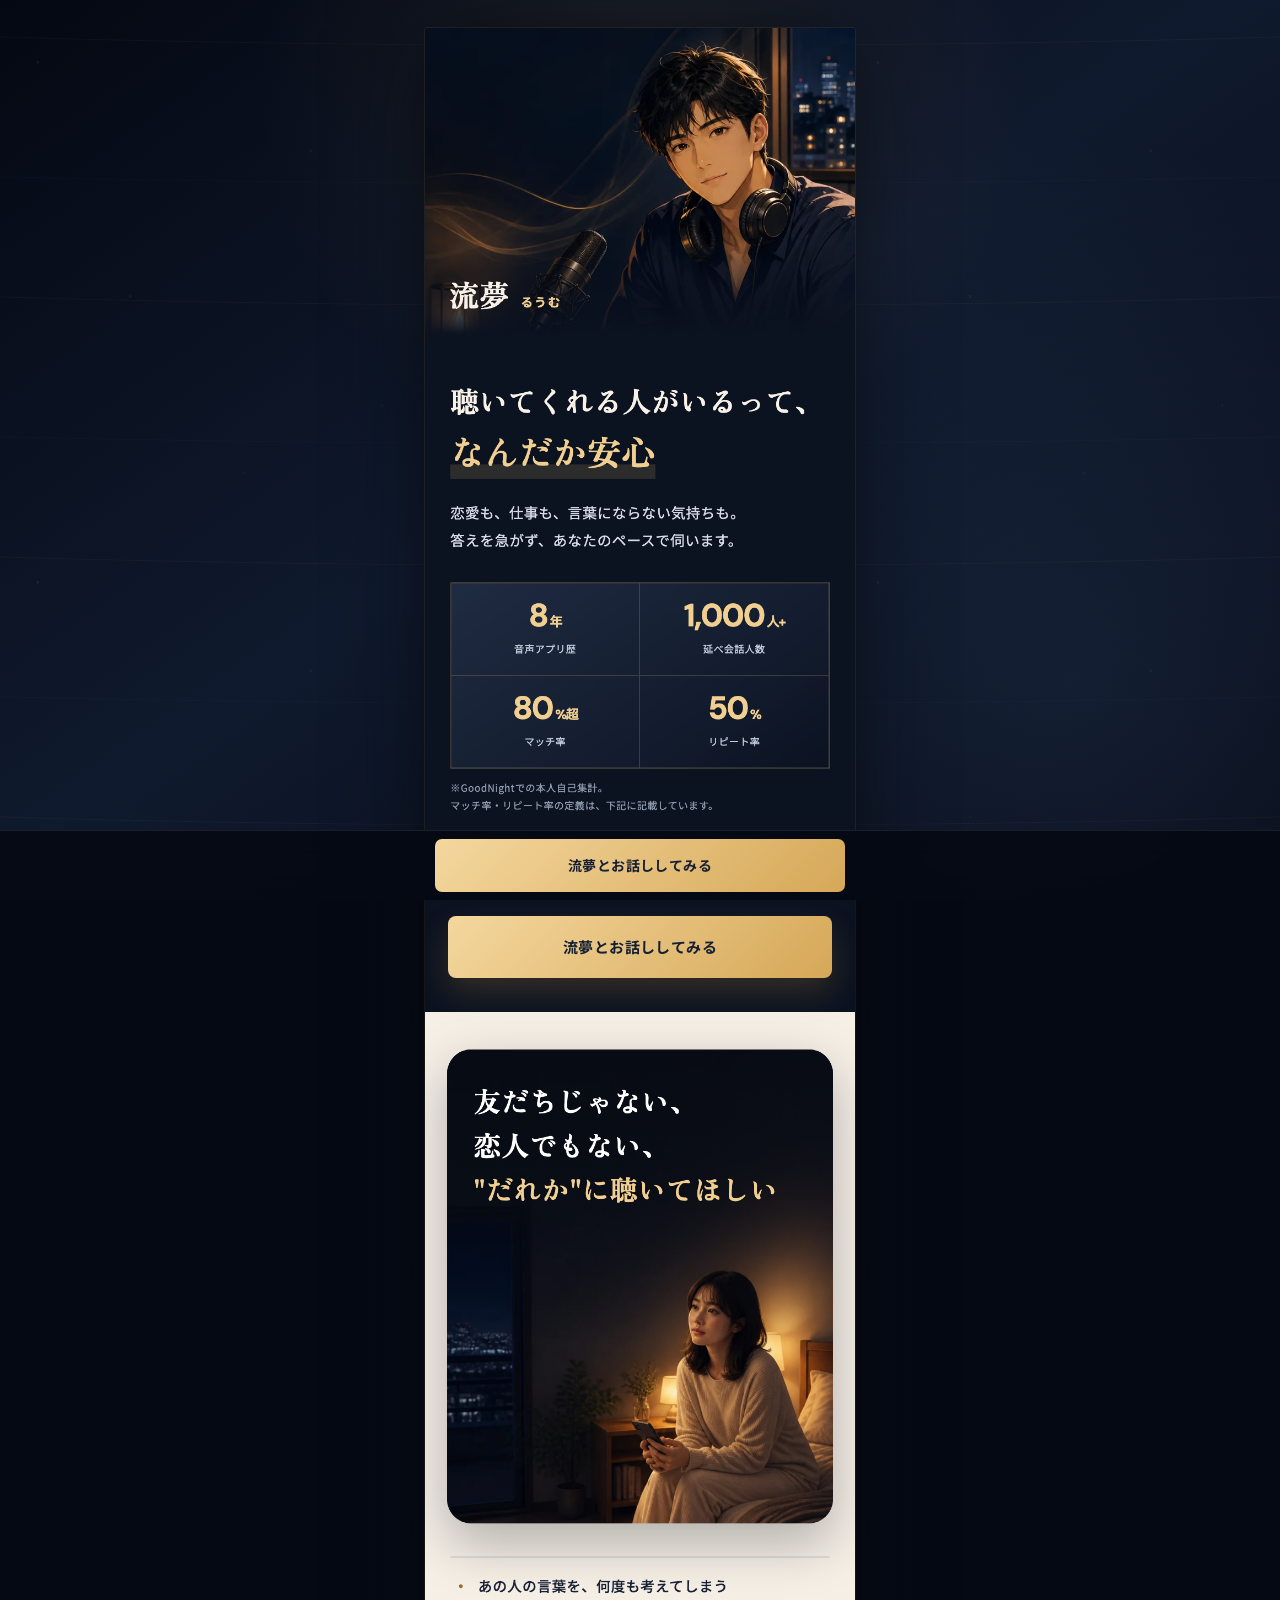
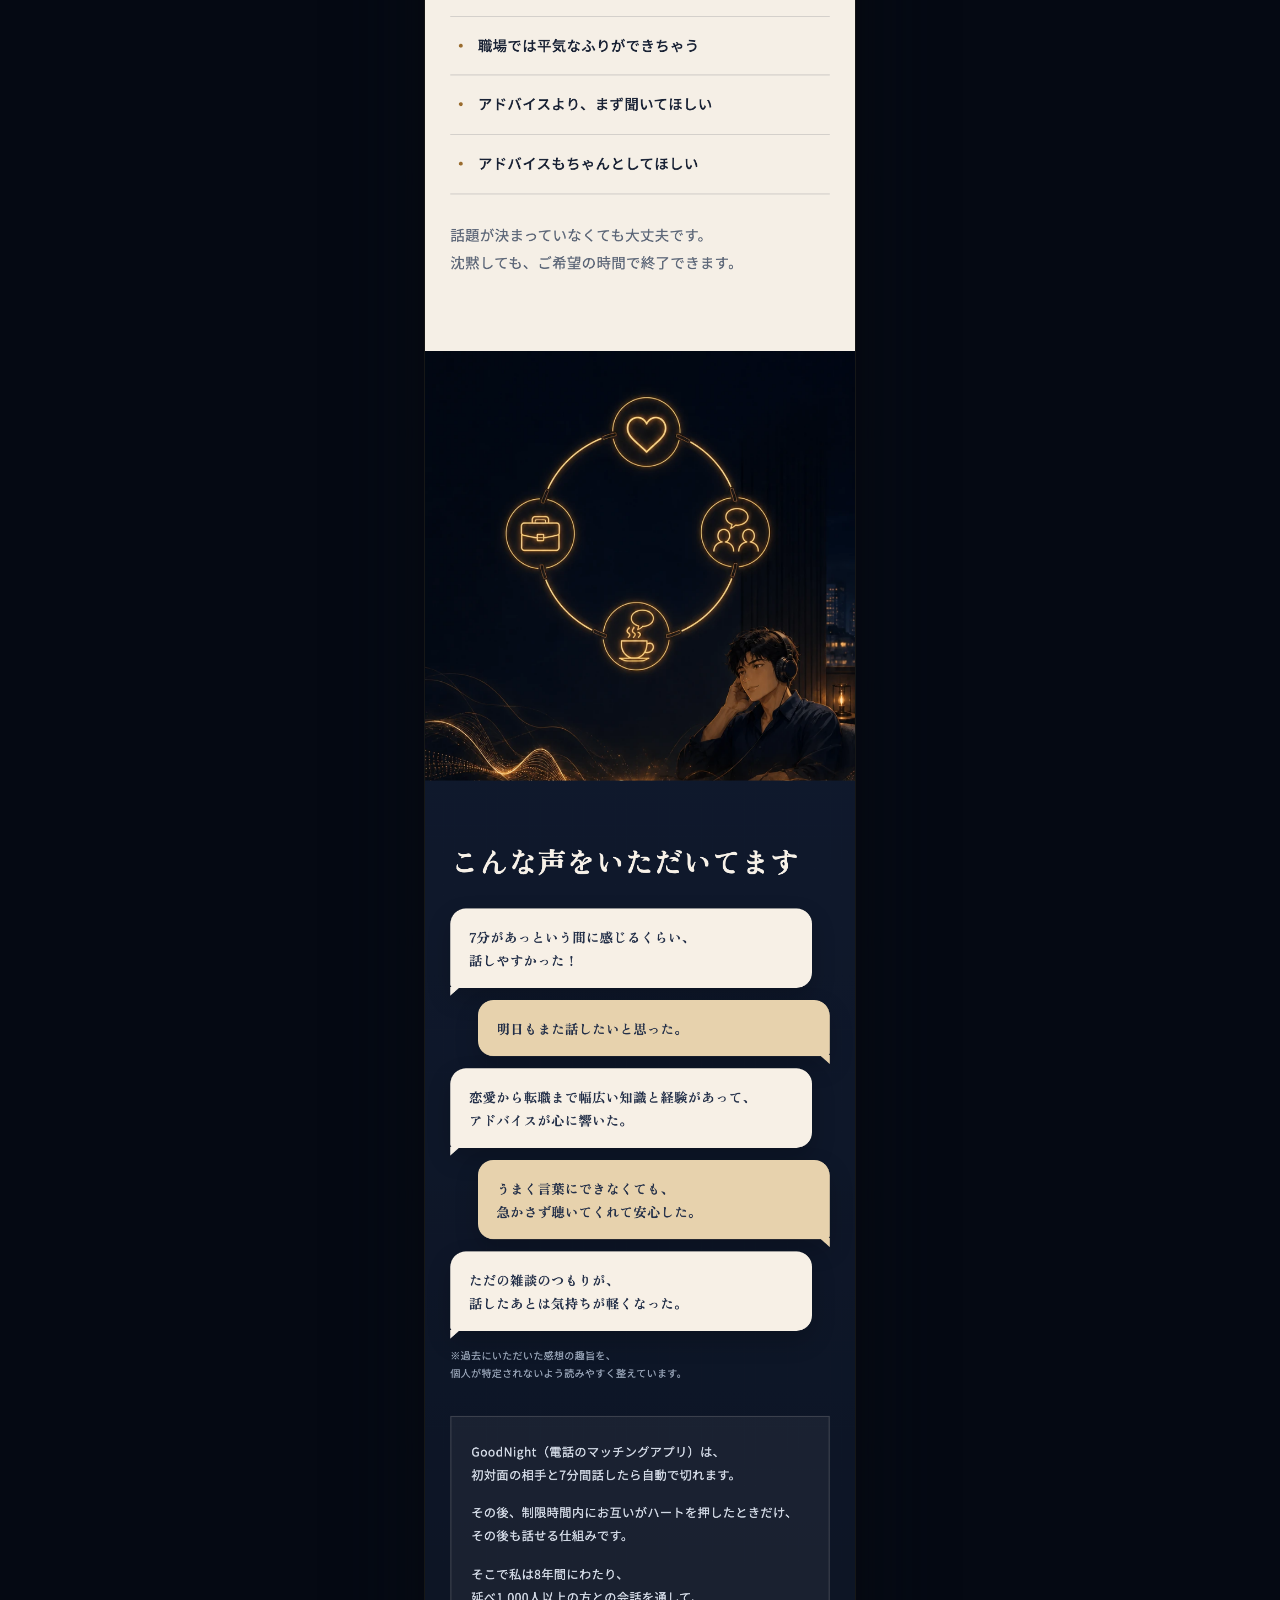
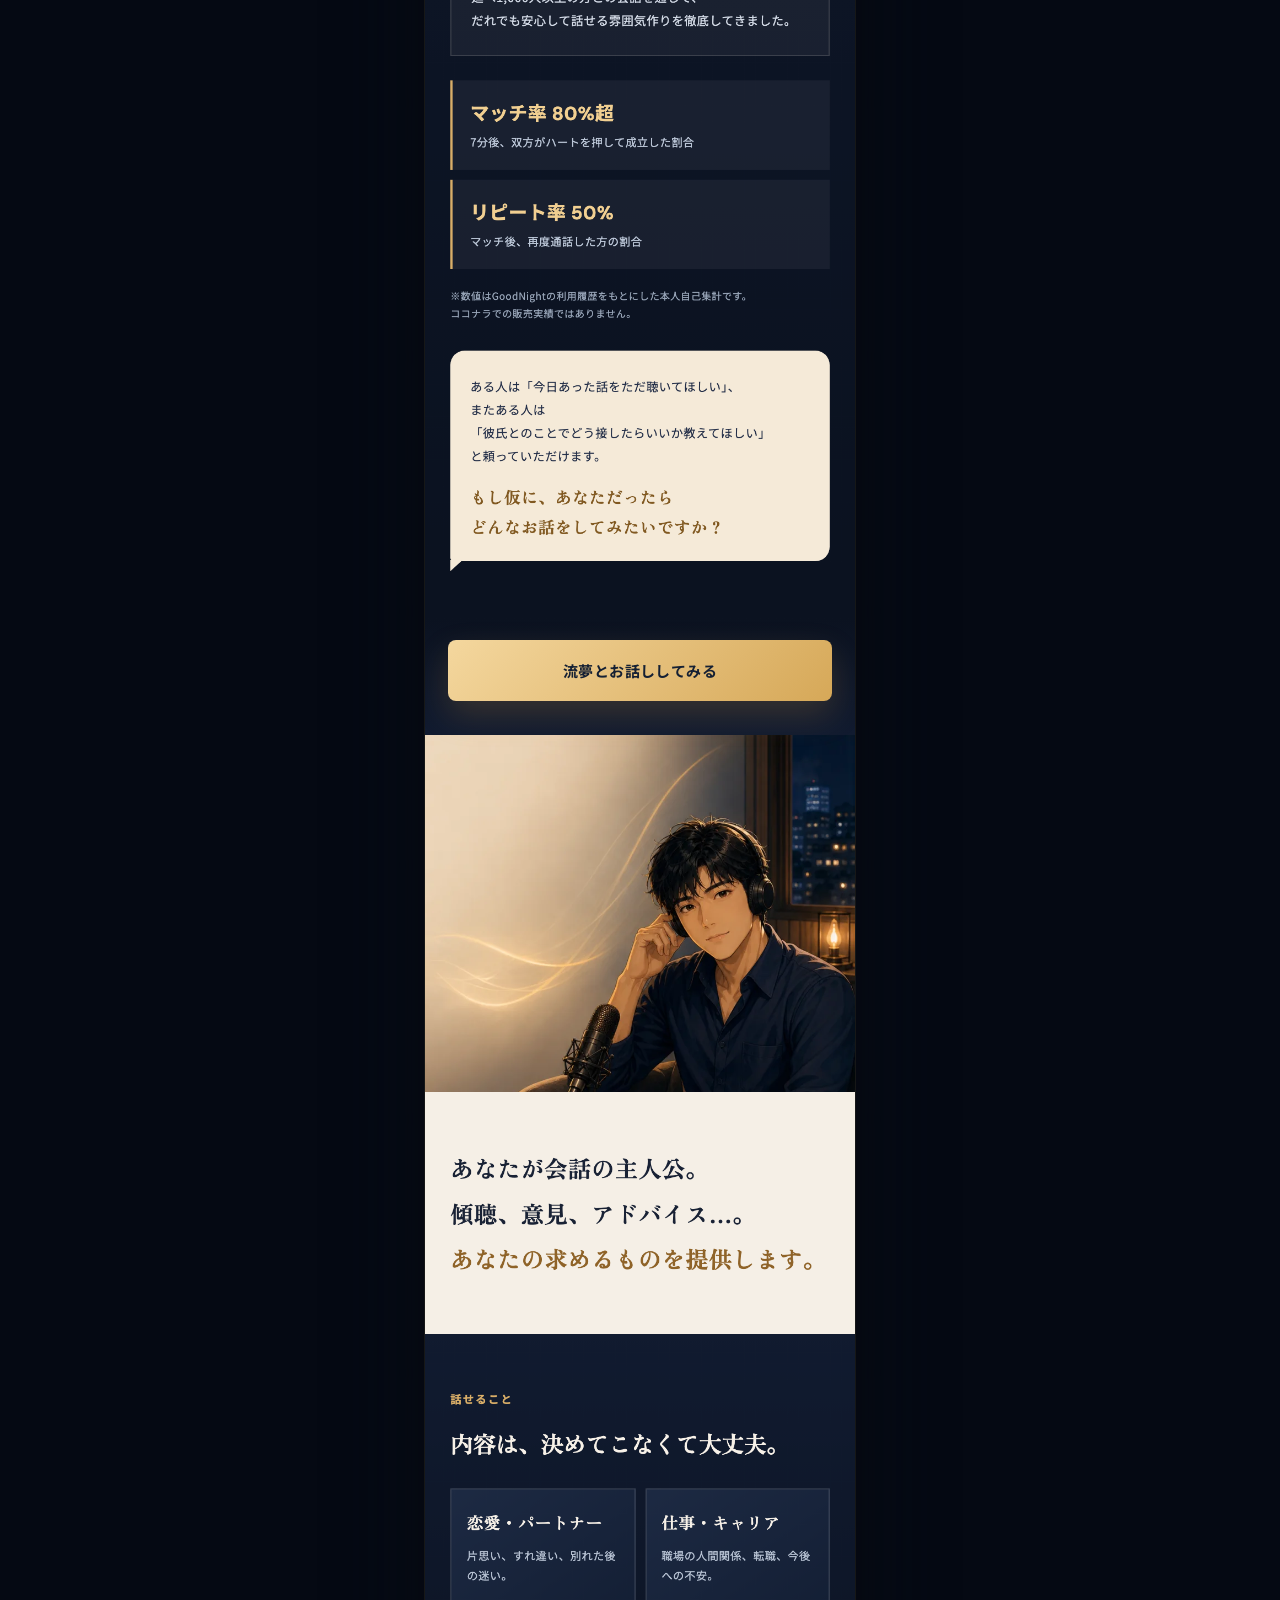
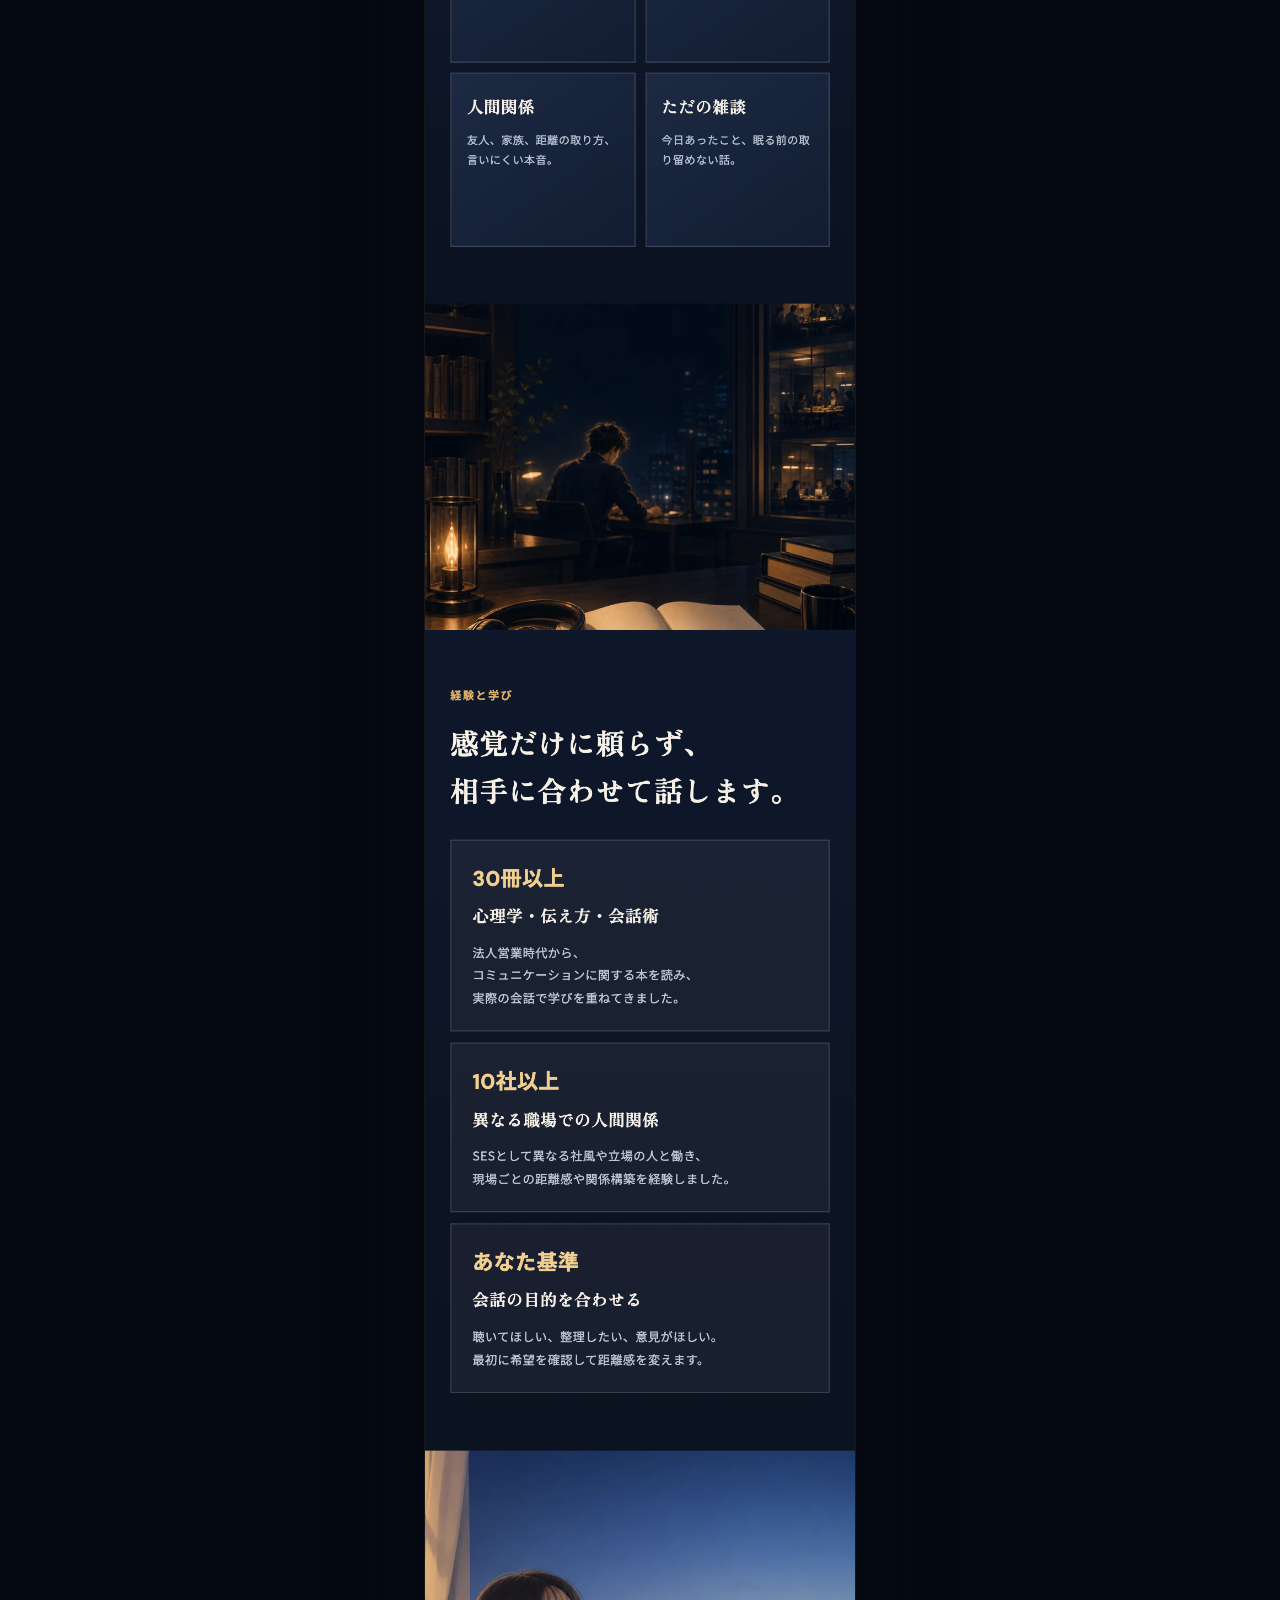
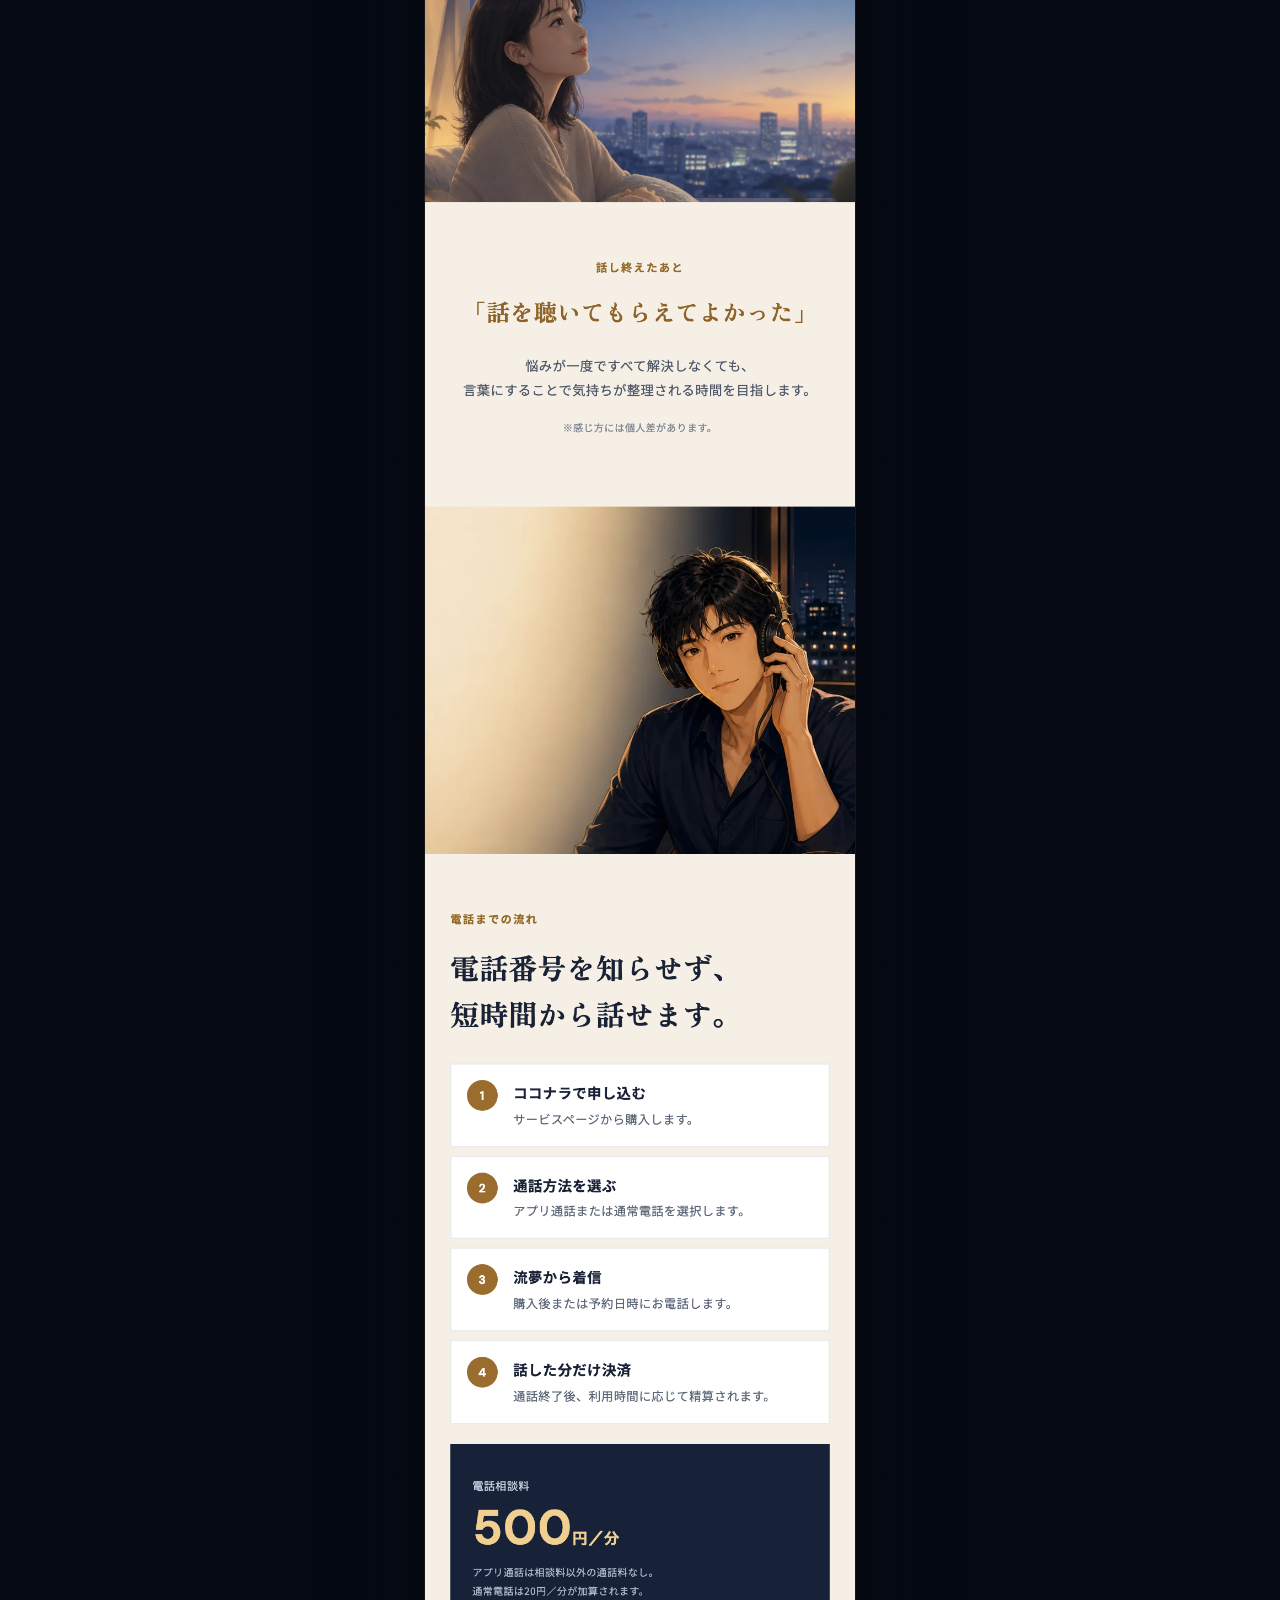
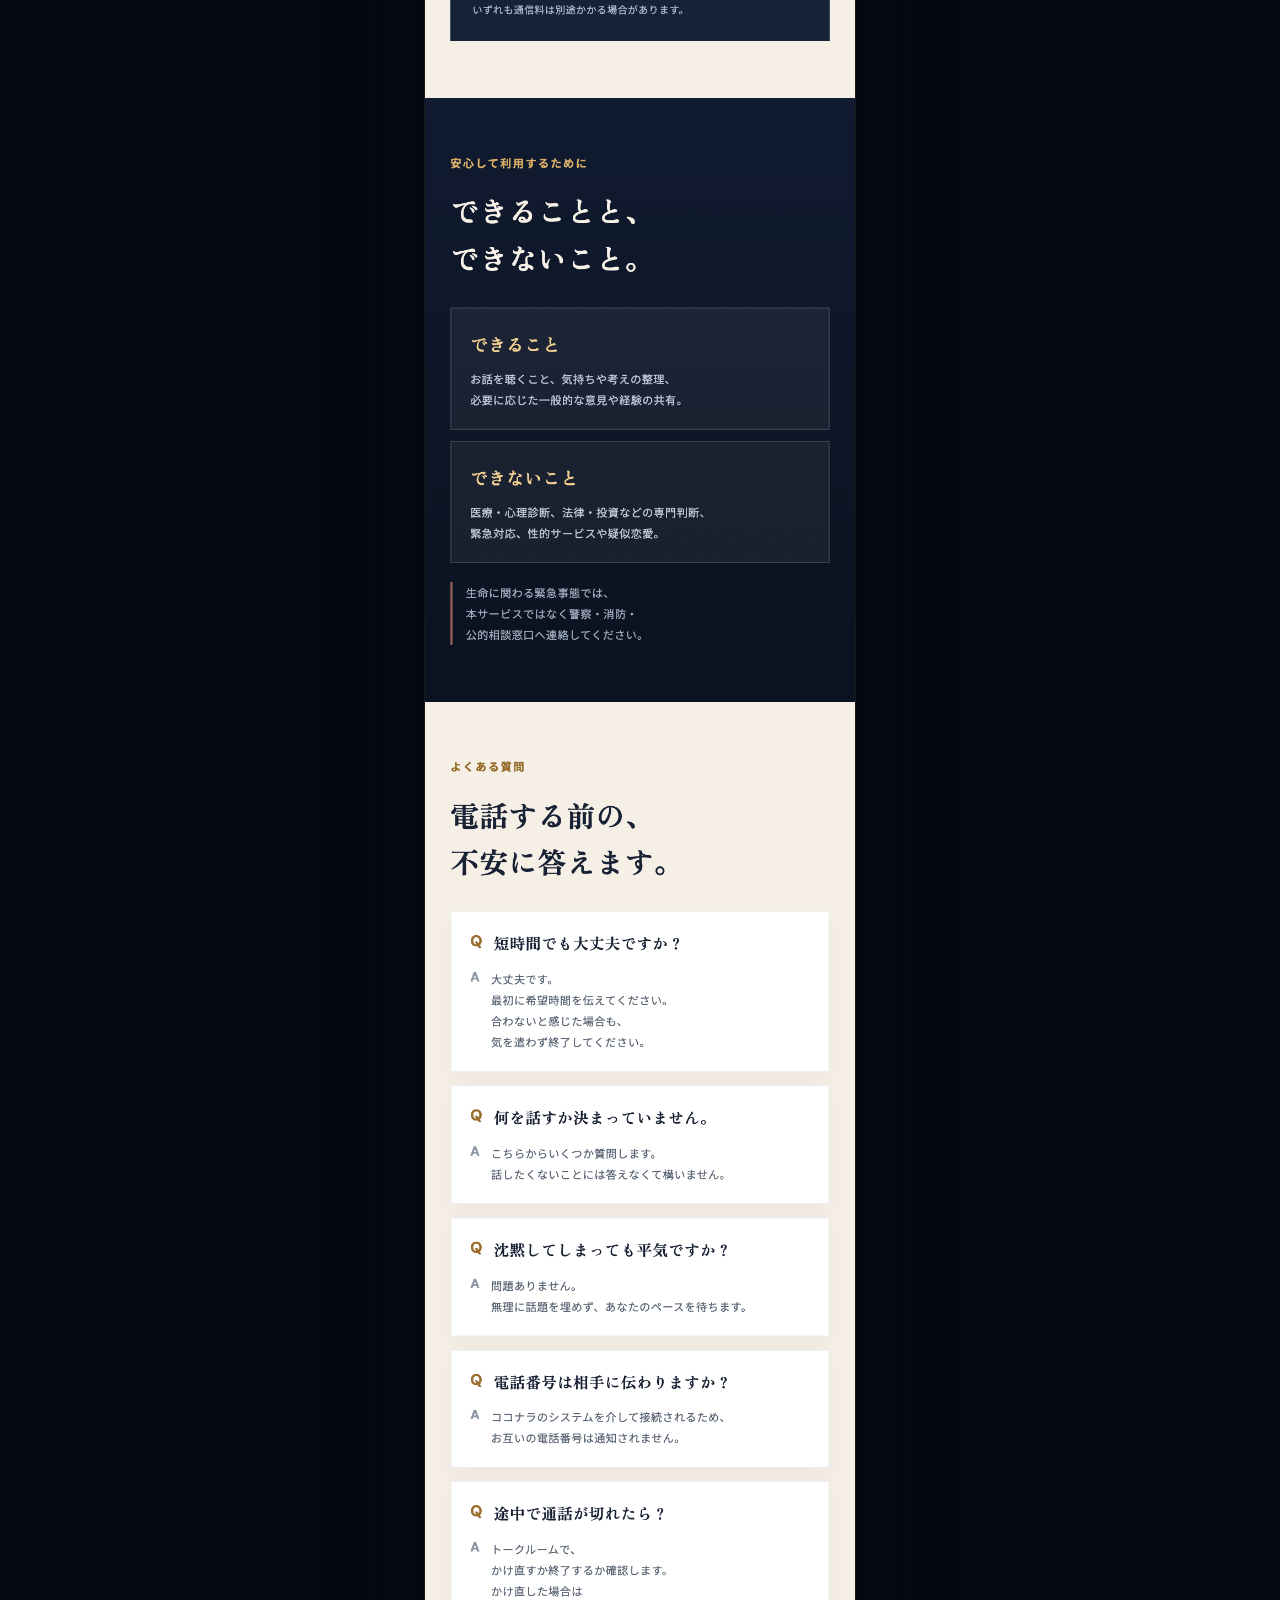
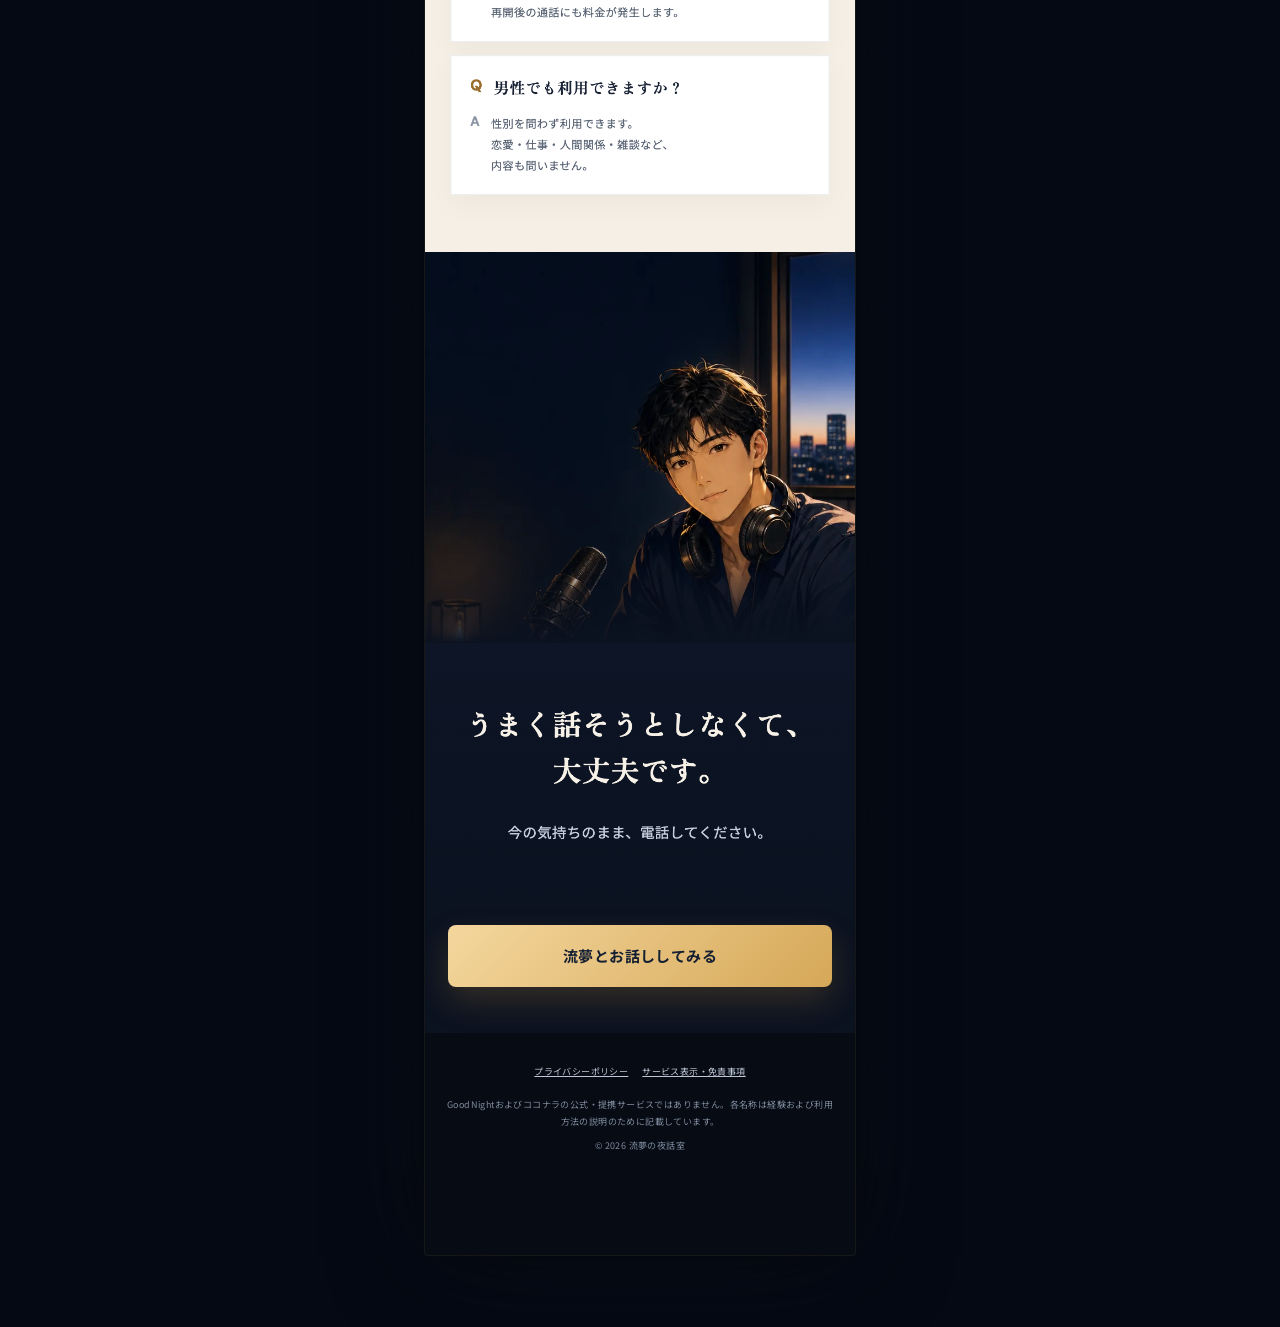
<file: index.html>
<!doctype html>
<html lang="ja">
<head>
  <meta charset="utf-8">
  <meta name="viewport" content="width=device-width,initial-scale=1,viewport-fit=cover">
  <meta name="description" content="恋愛、仕事、人間関係、眠れない夜の雑談まで。8年間で延べ1,000人以上と話してきた流夢が、ココナラの電話相談でお話を伺います。">
  <meta name="theme-color" content="#0b1220">
  <title>流夢の夜話室｜聴いてくれる人がいるって、なんだか安心</title>
  <link rel="icon" href="assets/profile-icon-v2.png" type="image/png">
  <link rel="preconnect" href="https://fonts.googleapis.com">
  <link rel="preconnect" href="https://fonts.gstatic.com" crossorigin>
  <link href="https://fonts.googleapis.com/css2?family=Noto+Sans+JP:wght@500;700&amp;display=swap" rel="stylesheet">
  <link rel="stylesheet" href="style.css">
</head>
<body class="flat-page">
  <div class="page-shell">
    <main>
      <img class="flat-slice" src="assets/lp-flat/01-hero.png" alt="流夢の電話相談。聴いてくれる人がいるって、なんだか安心。GoodNight利用8年、延べ1,000人以上、マッチ率80%超、リピート率50%。" width="780" height="1568">
      <div class="flat-cta hero-cta"><a class="cta" href="https://coconala.com/services/4327249" target="_blank" rel="nofollow noopener noreferrer">流夢とお話ししてみる</a></div>

      <img class="flat-slice" src="assets/lp-flat/02-empathy.png" alt="友だちじゃない、恋人でもない、だれかに聴いてほしい。恋愛、仕事、傾聴、アドバイスについて話せます。" width="780" height="1704" loading="lazy">
      <img class="flat-slice" src="assets/lp-flat/03-proof.png" alt="これまでにいただいた感想と、GoodNightで8年間に延べ1,000人以上と会話してきた流夢の実績。" width="780" height="3386" loading="lazy">
      <div class="flat-cta proof-cta"><a class="cta" href="https://coconala.com/services/4327249" target="_blank" rel="nofollow noopener noreferrer">流夢とお話ししてみる</a></div>

      <img class="flat-slice" src="assets/lp-flat/04-promise.png" alt="あなたが会話の主人公。傾聴、意見、アドバイスなど、求めるものに合わせて話します。" width="780" height="1086" loading="lazy">
      <img class="flat-slice" src="assets/lp-flat/05-topics.png" alt="内容は決めてこなくて大丈夫。恋愛、仕事、人間関係、雑談について話せます。" width="780" height="1032" loading="lazy">
      <img class="flat-slice" src="assets/lp-flat/06-experience.png" alt="心理学、伝え方、会話術を30冊以上学び、10社以上の職場を経験しています。" width="780" height="2080" loading="lazy">
      <img class="flat-slice" src="assets/lp-flat/07-after-call.png" alt="話を聴いてもらえてよかったと思える、気持ちを整理する時間を目指します。" width="780" height="1190" loading="lazy">
      <img class="flat-slice" src="assets/lp-flat/08-steps.png" alt="ココナラで申し込み、通話方法を選び、流夢から着信し、話した時間に応じて決済されます。電話相談料は1分500円です。" width="780" height="2162" loading="lazy">
      <img class="flat-slice" src="assets/lp-flat/09-boundaries.png" alt="電話相談でできることとできないこと、緊急時の注意事項。" width="780" height="1096" loading="lazy">
      <img class="flat-slice" src="assets/lp-flat/10-faq.png" alt="短時間利用、話題、沈黙、電話番号、通話切断、男性の利用についてのよくある質問。" width="780" height="2086" loading="lazy">
      <img class="flat-slice" src="assets/lp-flat/11-final.png" alt="うまく話そうとしなくて大丈夫です。今の気持ちのまま電話してください。" width="780" height="1222" loading="lazy">
      <div class="flat-cta final-cta"><a class="cta" href="https://coconala.com/services/4327249" target="_blank" rel="nofollow noopener noreferrer">流夢とお話ししてみる</a></div>
    </main>

    <footer>
      <nav><a href="privacy.html">プライバシーポリシー</a><a href="disclosure.html">サービス表示・免責事項</a></nav>
      <p>GoodNightおよびココナラの公式・提携サービスではありません。各名称は経験および利用方法の説明のために記載しています。</p>
      <p>© 2026 流夢の夜話室</p>
    </footer>
  </div>
  <div class="sticky-cta"><a href="https://coconala.com/services/4327249" target="_blank" rel="nofollow noopener noreferrer">流夢とお話ししてみる</a></div>
</body>
</html>
</file>
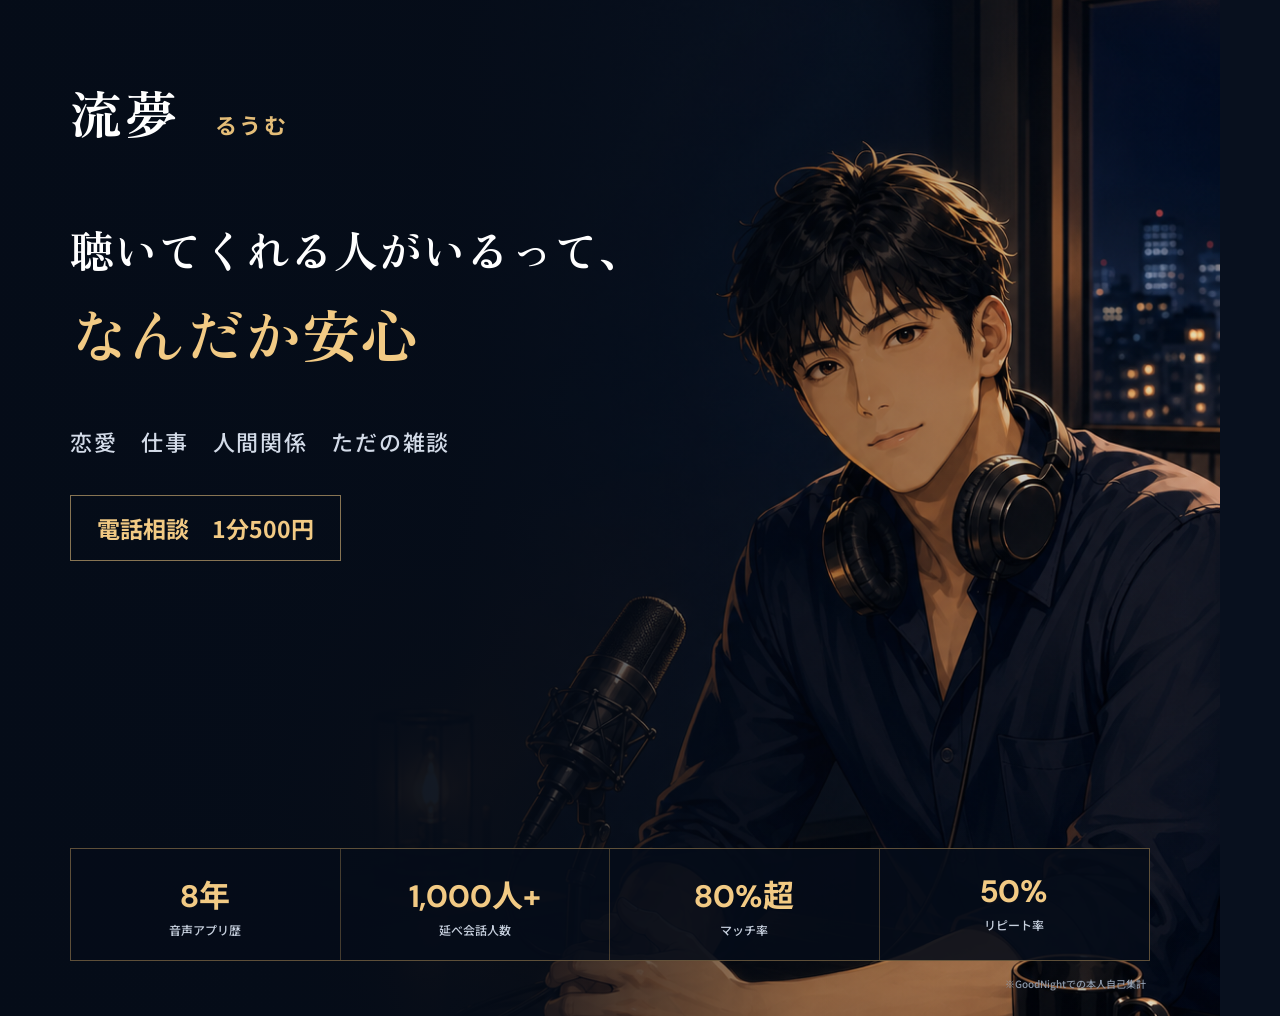
<file: coconala-card.html>
<!doctype html>
<html lang="ja">
<head>
  <meta charset="utf-8">
  <style>
    @import url('https://fonts.googleapis.com/css2?family=DM+Sans:wght@700&family=Noto+Sans+JP:wght@500;700&family=Zen+Old+Mincho:wght@700&display=swap');
    *{box-sizing:border-box;margin:0;padding:0}html,body{width:1220px;height:1016px;overflow:hidden;background:#08101e}.card{position:relative;width:1220px;height:1016px;overflow:hidden;background:#08101e;color:#fff}.photo{position:absolute;inset:0;width:100%;height:100%;object-fit:cover;object-position:center}.veil{position:absolute;inset:0;background:linear-gradient(90deg,rgba(5,12,24,.99) 0%,rgba(5,12,24,.94) 37%,rgba(5,12,24,.3) 66%,rgba(5,12,24,.08) 100%)}.copy{position:absolute;left:70px;top:74px;width:690px}.name{font:700 52px 'Zen Old Mincho',serif;letter-spacing:.05em}.name small{font:700 22px 'Noto Sans JP',sans-serif;color:#e4bd78;margin-left:18px}.headline{margin-top:64px;font:700 44px/1.65 'Zen Old Mincho',serif;letter-spacing:0;white-space:nowrap}.headline em{display:block;font-size:58px;font-style:normal;color:#f2ca84}.topics{margin-top:44px;font:500 22px 'Noto Sans JP',sans-serif;letter-spacing:.08em;color:#d3dbe8}.price{display:inline-block;margin-top:38px;padding:15px 26px;border:1px solid rgba(242,202,132,.55);font:700 23px 'Noto Sans JP',sans-serif;color:#f2ca84}.stats{position:absolute;left:70px;right:70px;bottom:55px;display:grid;grid-template-columns:repeat(4,1fr);background:rgba(5,12,24,.88);border:1px solid rgba(217,174,104,.42)}.stat{padding:22px 8px;text-align:center;border-right:1px solid rgba(217,174,104,.3)}.stat:last-child{border-right:0}.stat b{display:block;font:700 31px 'DM Sans','Noto Sans JP',sans-serif;color:#f2ca84}.stat span{display:block;margin-top:4px;font:500 12px 'Noto Sans JP',sans-serif;color:#c7d0de}.note{position:absolute;right:74px;bottom:25px;font:500 10px 'Noto Sans JP',sans-serif;color:#8d99aa}
  </style>
</head>
<body><main class="card"><img class="photo" src="assets/service-portrait-v2.png" alt=""><div class="veil"></div><div class="copy"><div class="name">流夢 <small>るうむ</small></div><div class="headline">聴いてくれる人がいるって、<em>なんだか安心</em></div><div class="topics">恋愛　仕事　人間関係　ただの雑談</div><div class="price">電話相談　1分500円</div></div><div class="stats"><div class="stat"><b>8年</b><span>音声アプリ歴</span></div><div class="stat"><b>1,000人+</b><span>延べ会話人数</span></div><div class="stat"><b>80%超</b><span>マッチ率</span></div><div class="stat"><b>50%</b><span>リピート率</span></div></div><div class="note">※GoodNightでの本人自己集計</div></main></body>
</html>
</file>
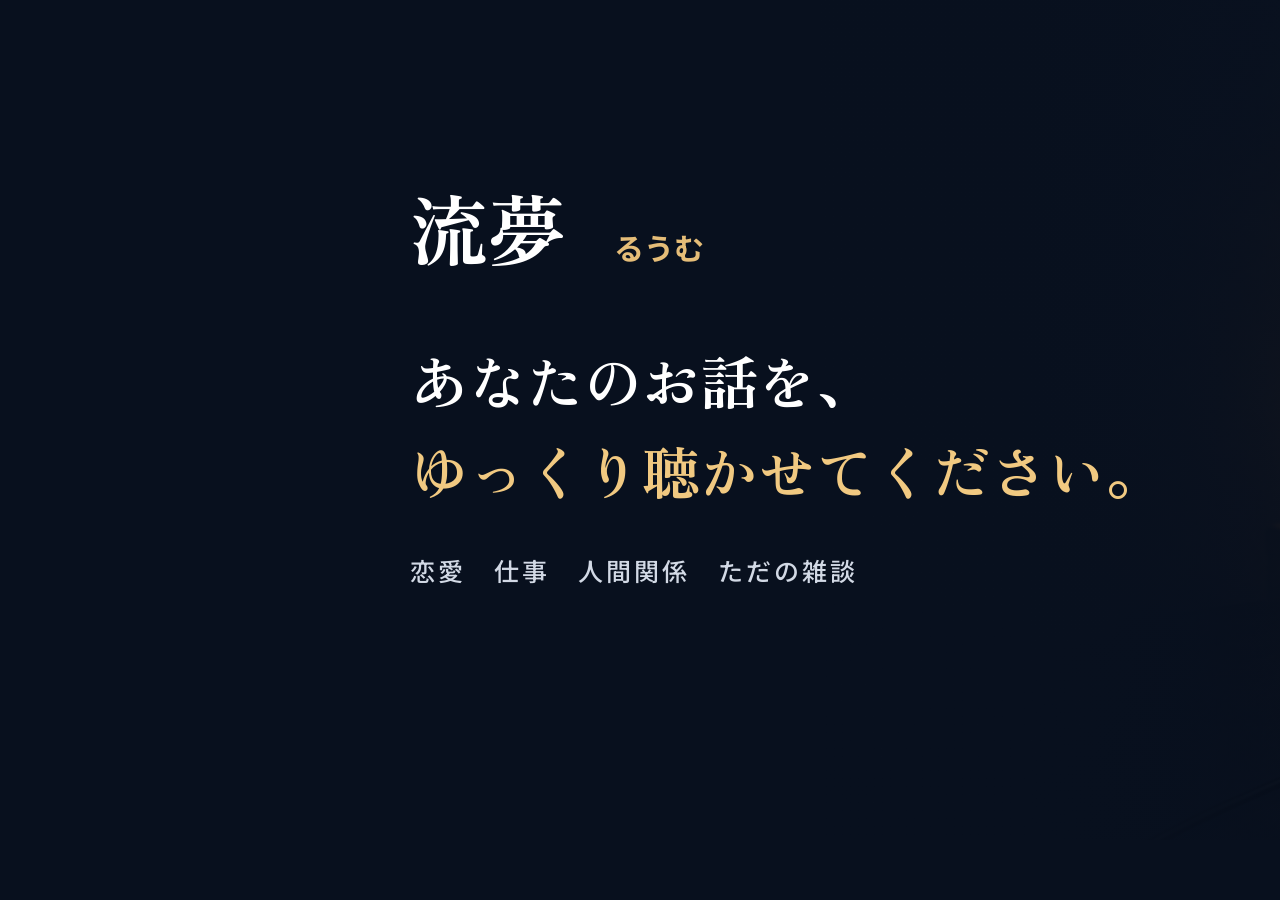
<file: coconala-profile-cover.html>
<!doctype html>
<html lang="ja">
<head>
  <meta charset="utf-8">
  <style>
    @import url('https://fonts.googleapis.com/css2?family=Noto+Sans+JP:wght@500;700&family=Zen+Old+Mincho:wght@700&display=swap');
    *{box-sizing:border-box;margin:0;padding:0}html,body{width:2560px;height:840px;overflow:hidden;background:#08101e}.cover{position:relative;width:2560px;height:840px;overflow:hidden;color:#fff;background:#08101e}.photo{position:absolute;right:0;top:-880px;width:1740px;height:1740px;object-fit:cover}.veil{position:absolute;inset:0;background:linear-gradient(90deg,#08101e 0%,rgba(8,16,30,.98) 40%,rgba(8,16,30,.38) 70%,rgba(8,16,30,.08) 100%)}.copy{position:absolute;left:410px;top:170px;width:1200px}.name{font:700 78px 'Zen Old Mincho',serif}.name small{font:700 30px 'Noto Sans JP',sans-serif;color:#e5bd78;margin-left:26px}.headline{margin-top:54px;font:700 58px/1.55 'Zen Old Mincho',serif}.headline span{display:block;color:#f1c981}.topics{margin-top:36px;font:500 25px 'Noto Sans JP',sans-serif;letter-spacing:.12em;color:#d2d9e5}
  </style>
</head>
<body><main class="cover"><img class="photo" src="assets/service-portrait-v2.png" alt=""><div class="veil"></div><div class="copy"><div class="name">流夢 <small>るうむ</small></div><div class="headline">あなたのお話を、<span>ゆっくり聴かせてください。</span></div><div class="topics">恋愛　仕事　人間関係　ただの雑談</div></div></main></body>
</html>
</file>
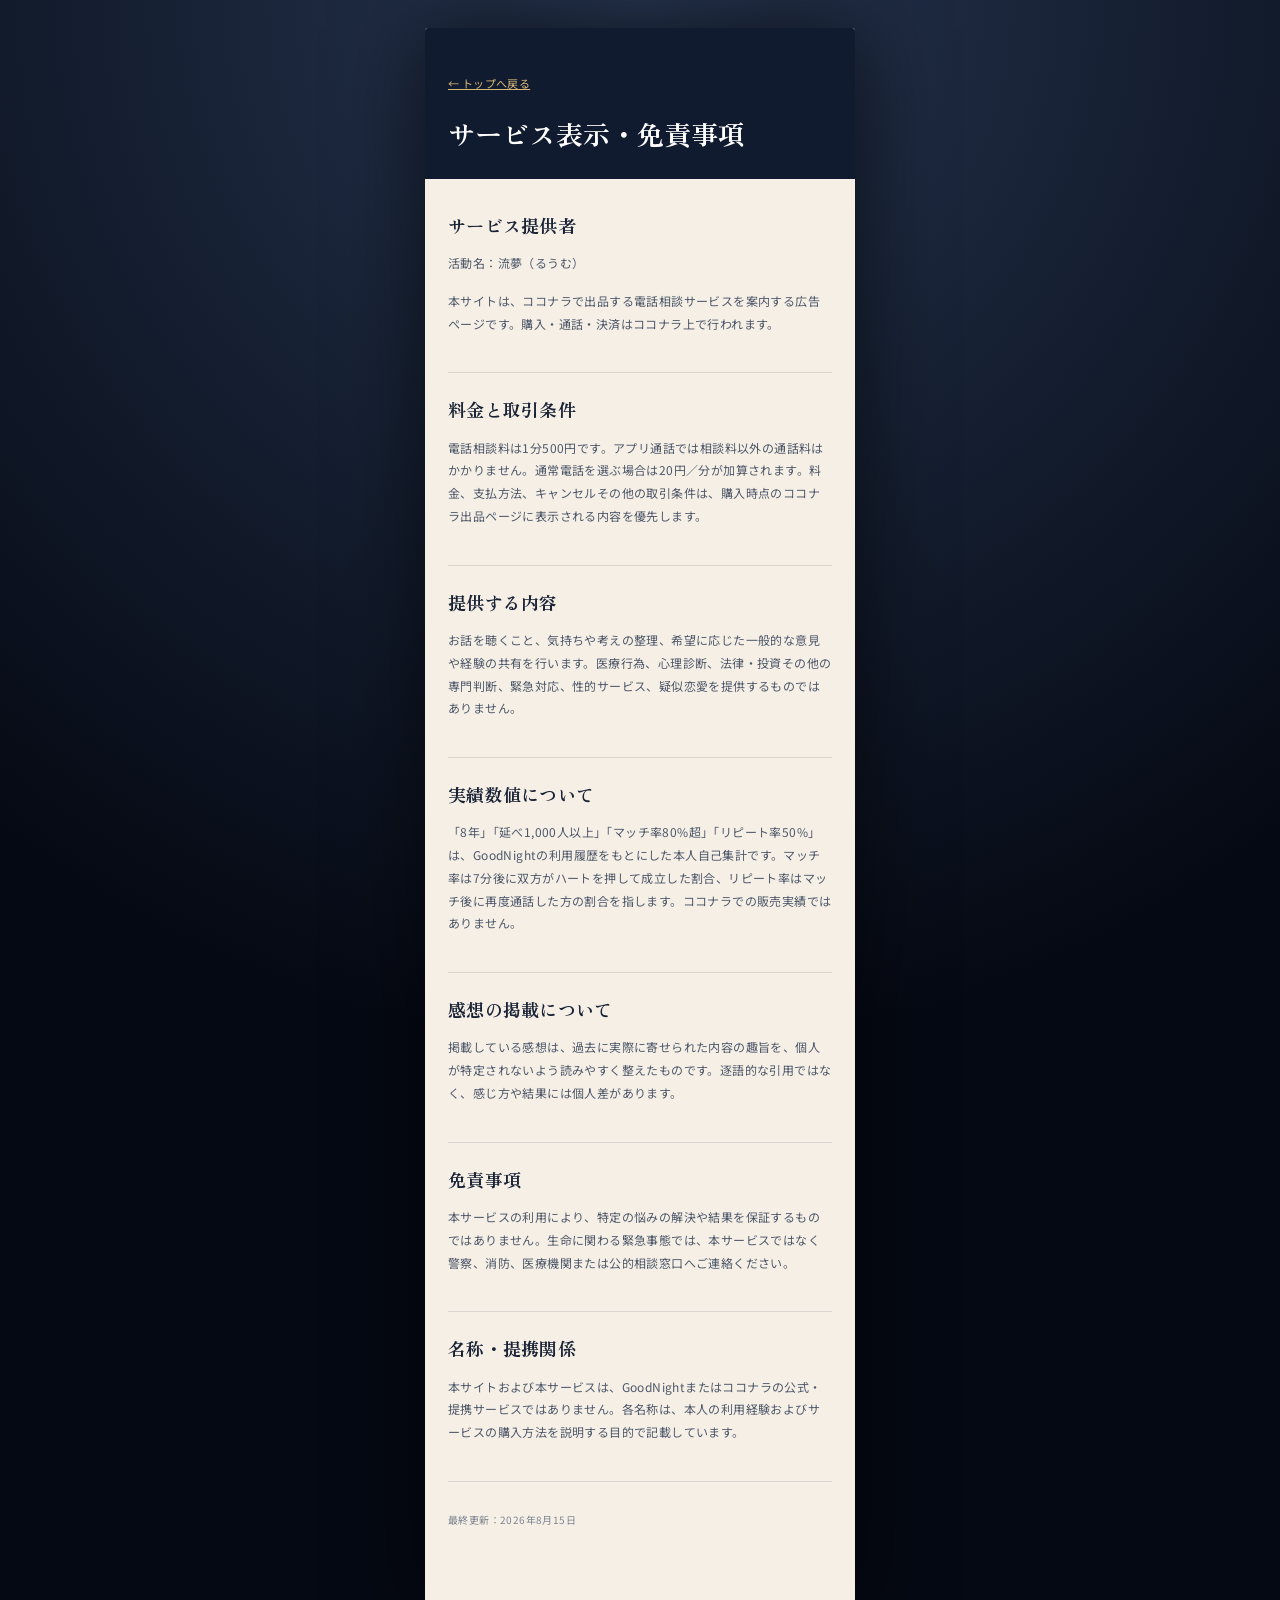
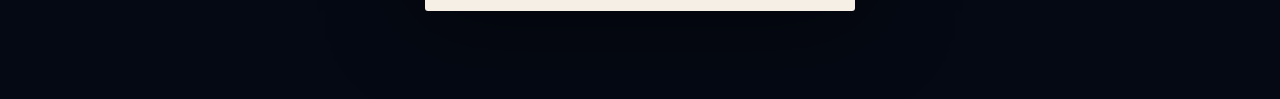
<file: disclosure.html>
<!doctype html>
<html lang="ja">
<head>
  <meta charset="utf-8">
  <meta name="viewport" content="width=device-width,initial-scale=1">
  <meta name="theme-color" content="#111b30">
  <title>サービス表示・免責事項｜流夢の夜話室</title>
  <link rel="icon" href="assets/profile-icon-v2.png" type="image/png">
  <link rel="preconnect" href="https://fonts.googleapis.com">
  <link rel="preconnect" href="https://fonts.gstatic.com" crossorigin>
  <link href="https://fonts.googleapis.com/css2?family=Noto+Sans+JP:wght@400;500;700&amp;family=Zen+Old+Mincho:wght@600;700&amp;display=swap" rel="stylesheet">
  <link rel="stylesheet" href="style.css">
</head>
<body>
  <div class="page-shell legal-page">
    <header class="legal-header"><a href="index.html">← トップへ戻る</a><h1>サービス表示・免責事項</h1></header>
    <main class="legal-content">
      <section><h2>サービス提供者</h2><p>活動名：流夢（るうむ）</p><p>本サイトは、ココナラで出品する電話相談サービスを案内する広告ページです。購入・通話・決済はココナラ上で行われます。</p></section>
      <section><h2>料金と取引条件</h2><p>電話相談料は1分500円です。アプリ通話では相談料以外の通話料はかかりません。通常電話を選ぶ場合は20円／分が加算されます。料金、支払方法、キャンセルその他の取引条件は、購入時点のココナラ出品ページに表示される内容を優先します。</p></section>
      <section><h2>提供する内容</h2><p>お話を聴くこと、気持ちや考えの整理、希望に応じた一般的な意見や経験の共有を行います。医療行為、心理診断、法律・投資その他の専門判断、緊急対応、性的サービス、疑似恋愛を提供するものではありません。</p></section>
      <section><h2>実績数値について</h2><p>「8年」「延べ1,000人以上」「マッチ率80%超」「リピート率50%」は、GoodNightの利用履歴をもとにした本人自己集計です。マッチ率は7分後に双方がハートを押して成立した割合、リピート率はマッチ後に再度通話した方の割合を指します。ココナラでの販売実績ではありません。</p></section>
      <section><h2>感想の掲載について</h2><p>掲載している感想は、過去に実際に寄せられた内容の趣旨を、個人が特定されないよう読みやすく整えたものです。逐語的な引用ではなく、感じ方や結果には個人差があります。</p></section>
      <section><h2>免責事項</h2><p>本サービスの利用により、特定の悩みの解決や結果を保証するものではありません。生命に関わる緊急事態では、本サービスではなく警察、消防、医療機関または公的相談窓口へご連絡ください。</p></section>
      <section><h2>名称・提携関係</h2><p>本サイトおよび本サービスは、GoodNightまたはココナラの公式・提携サービスではありません。各名称は、本人の利用経験およびサービスの購入方法を説明する目的で記載しています。</p></section>
      <p class="legal-date">最終更新：2026年8月15日</p>
    </main>
  </div>
</body>
</html>
</file>
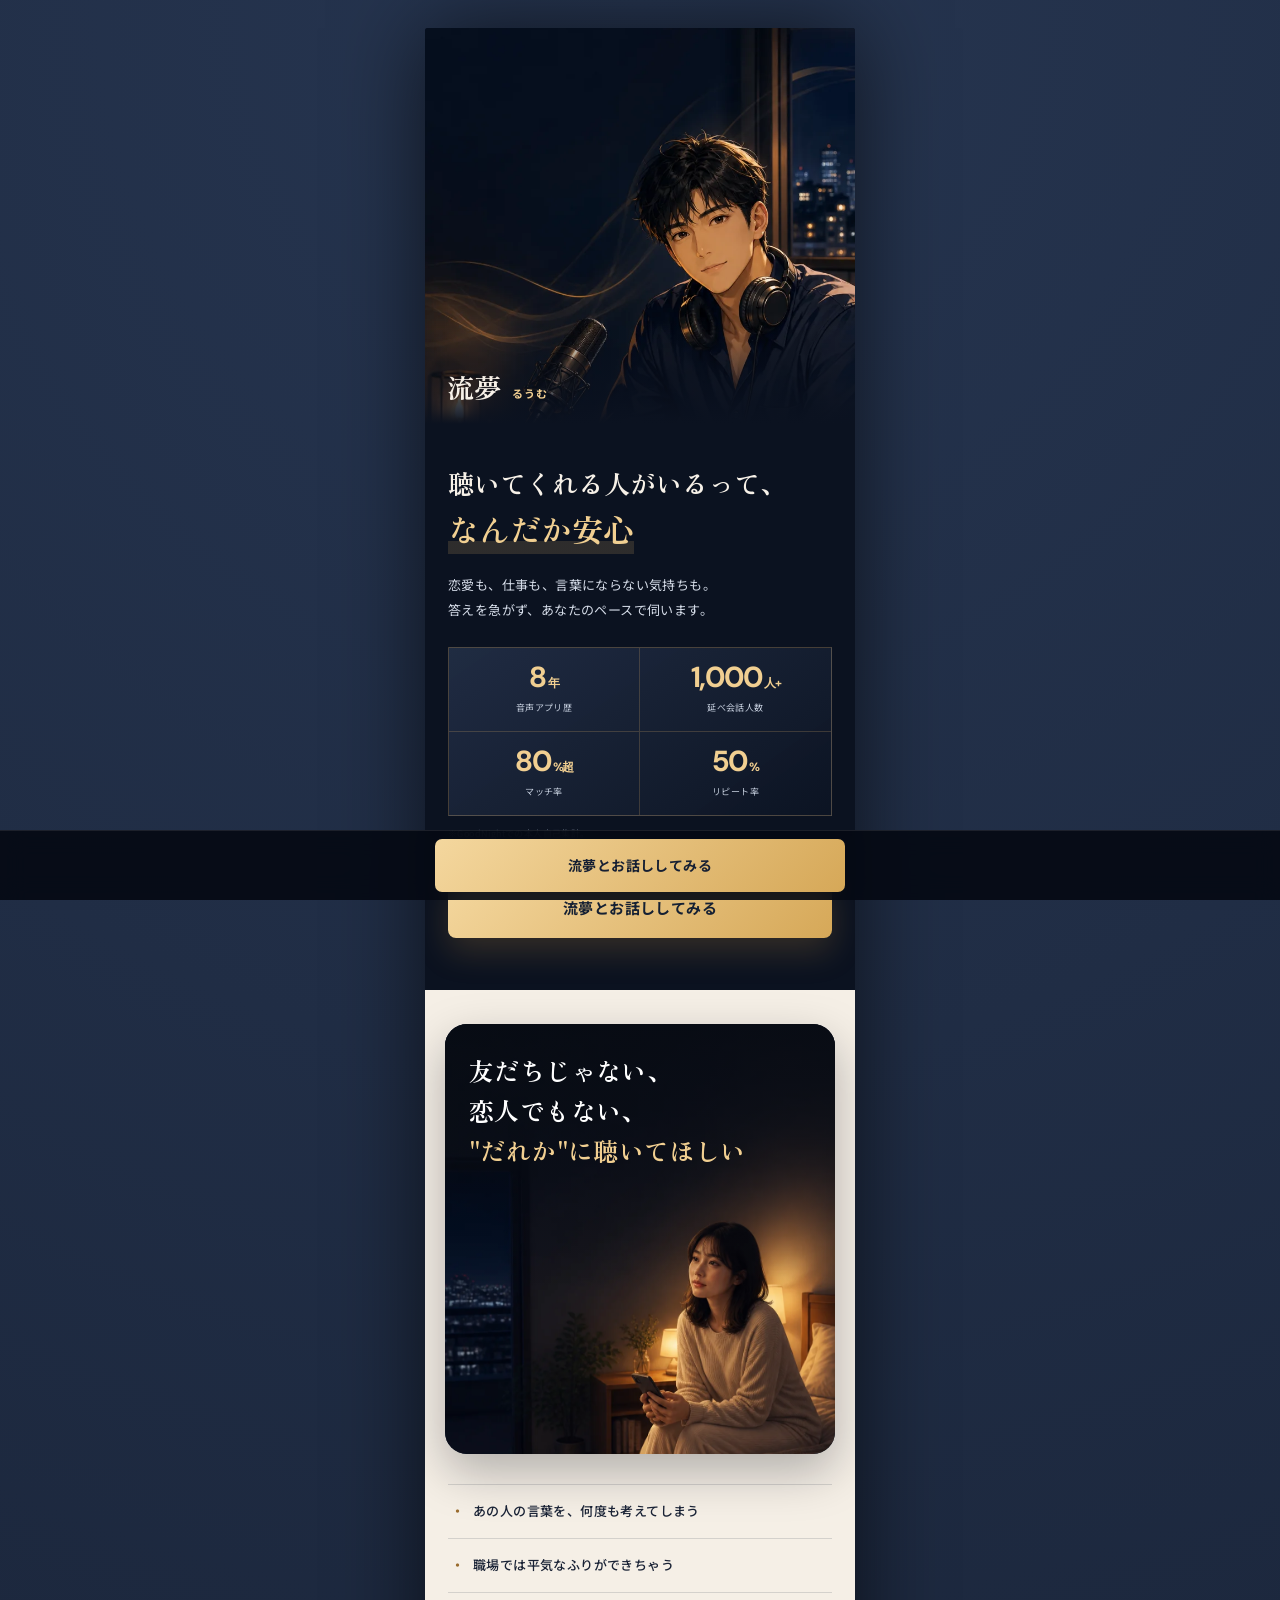
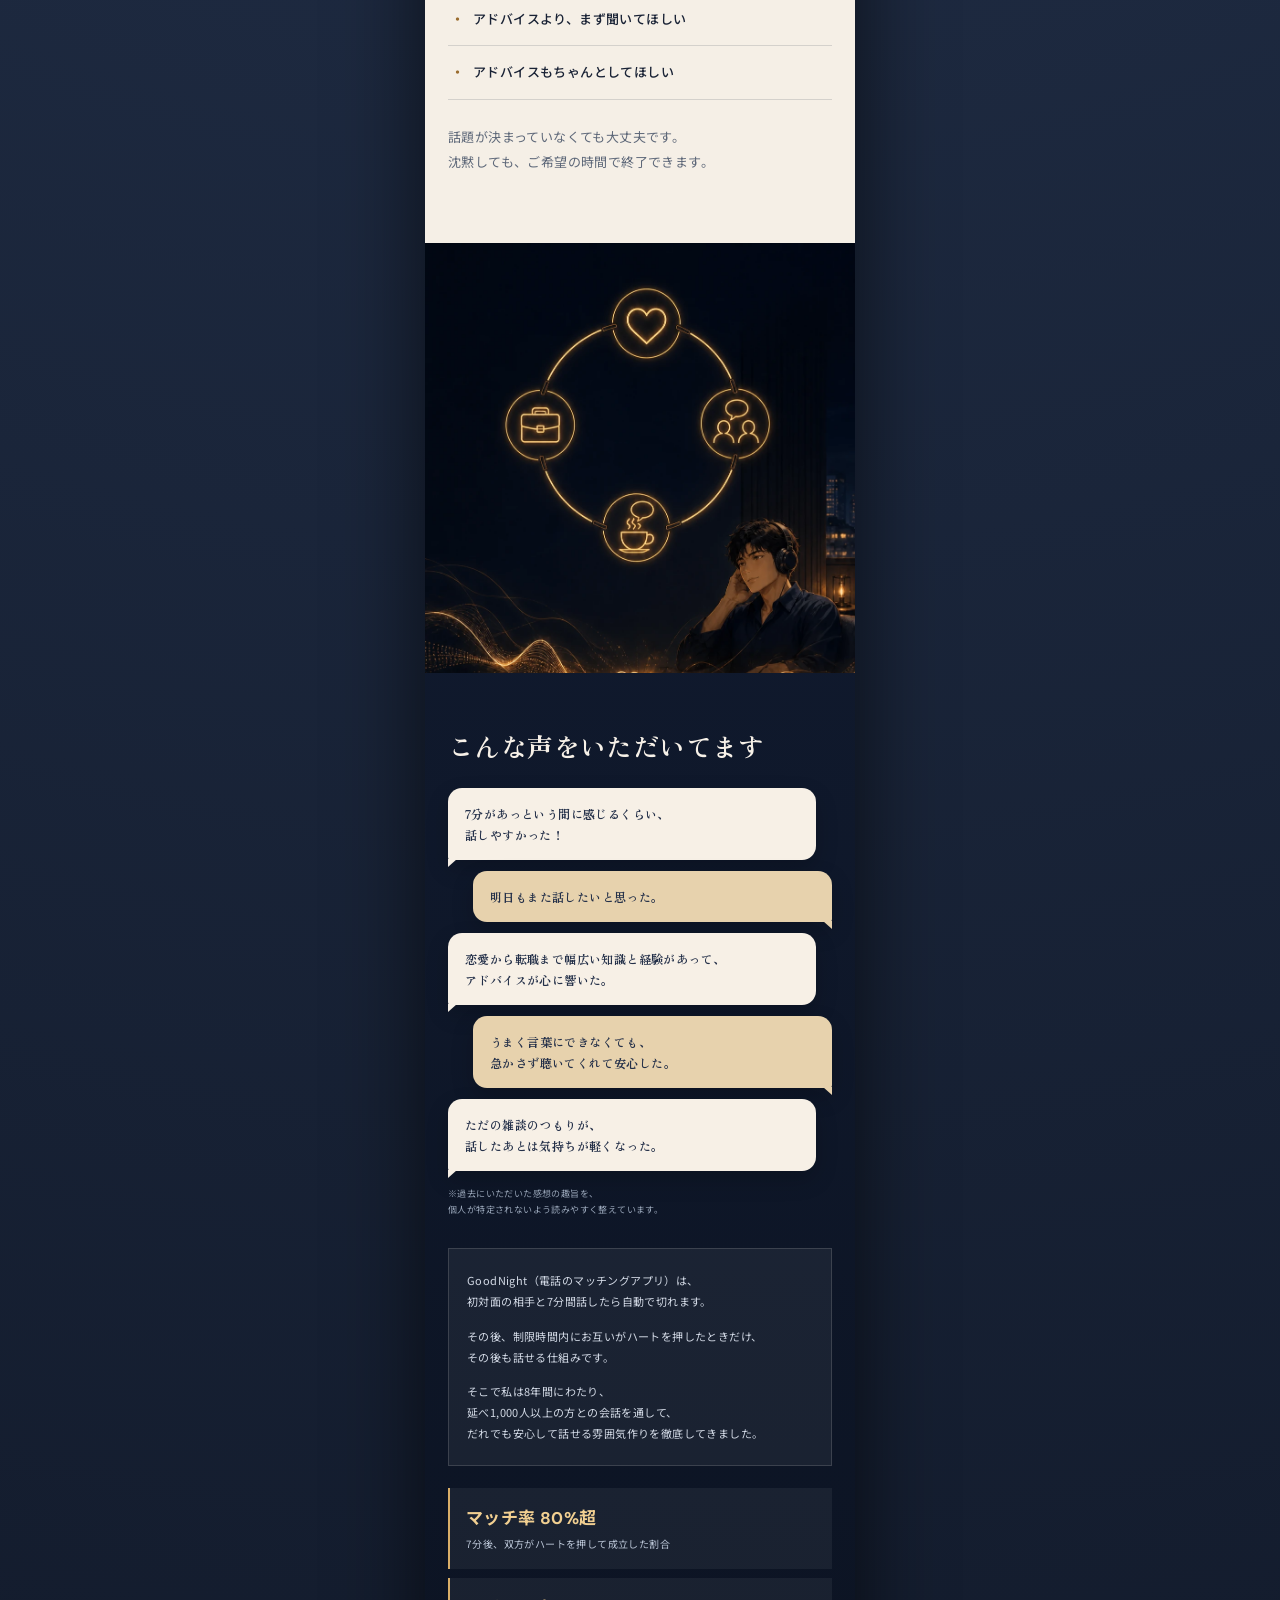
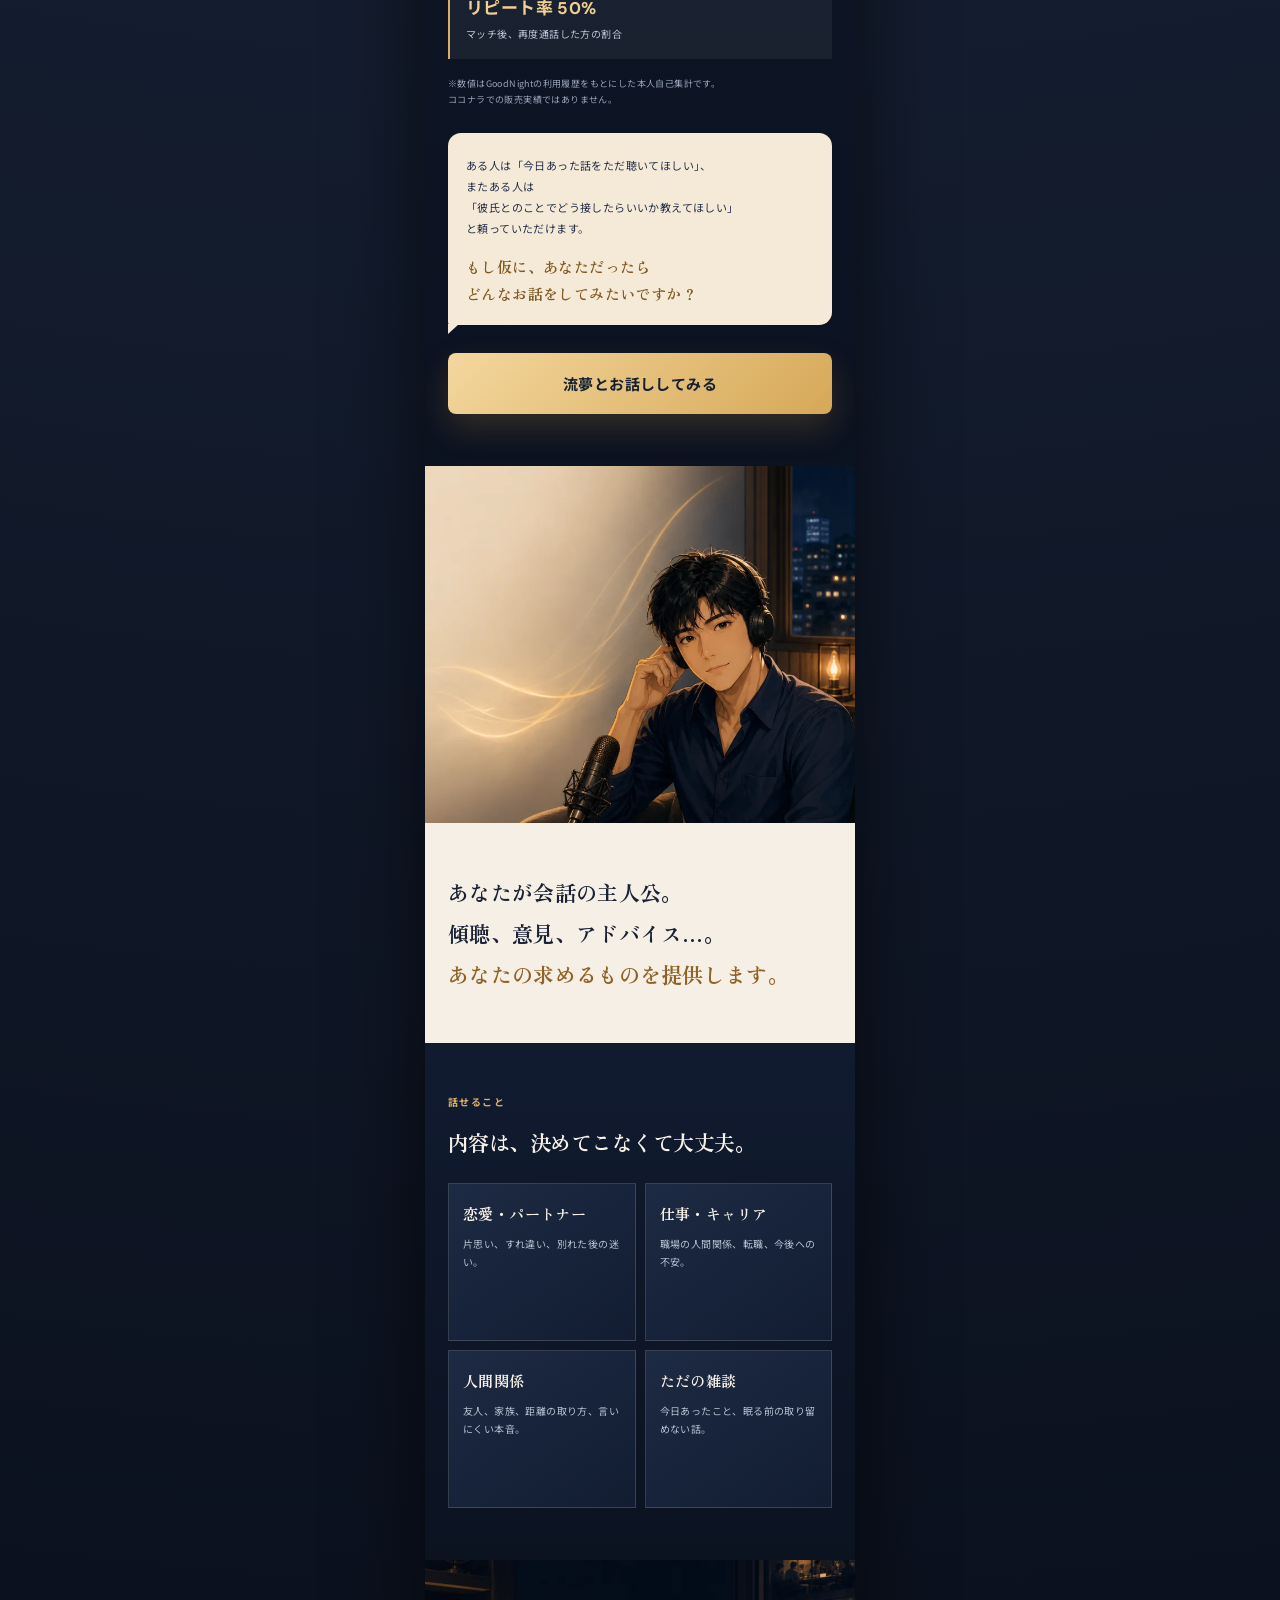
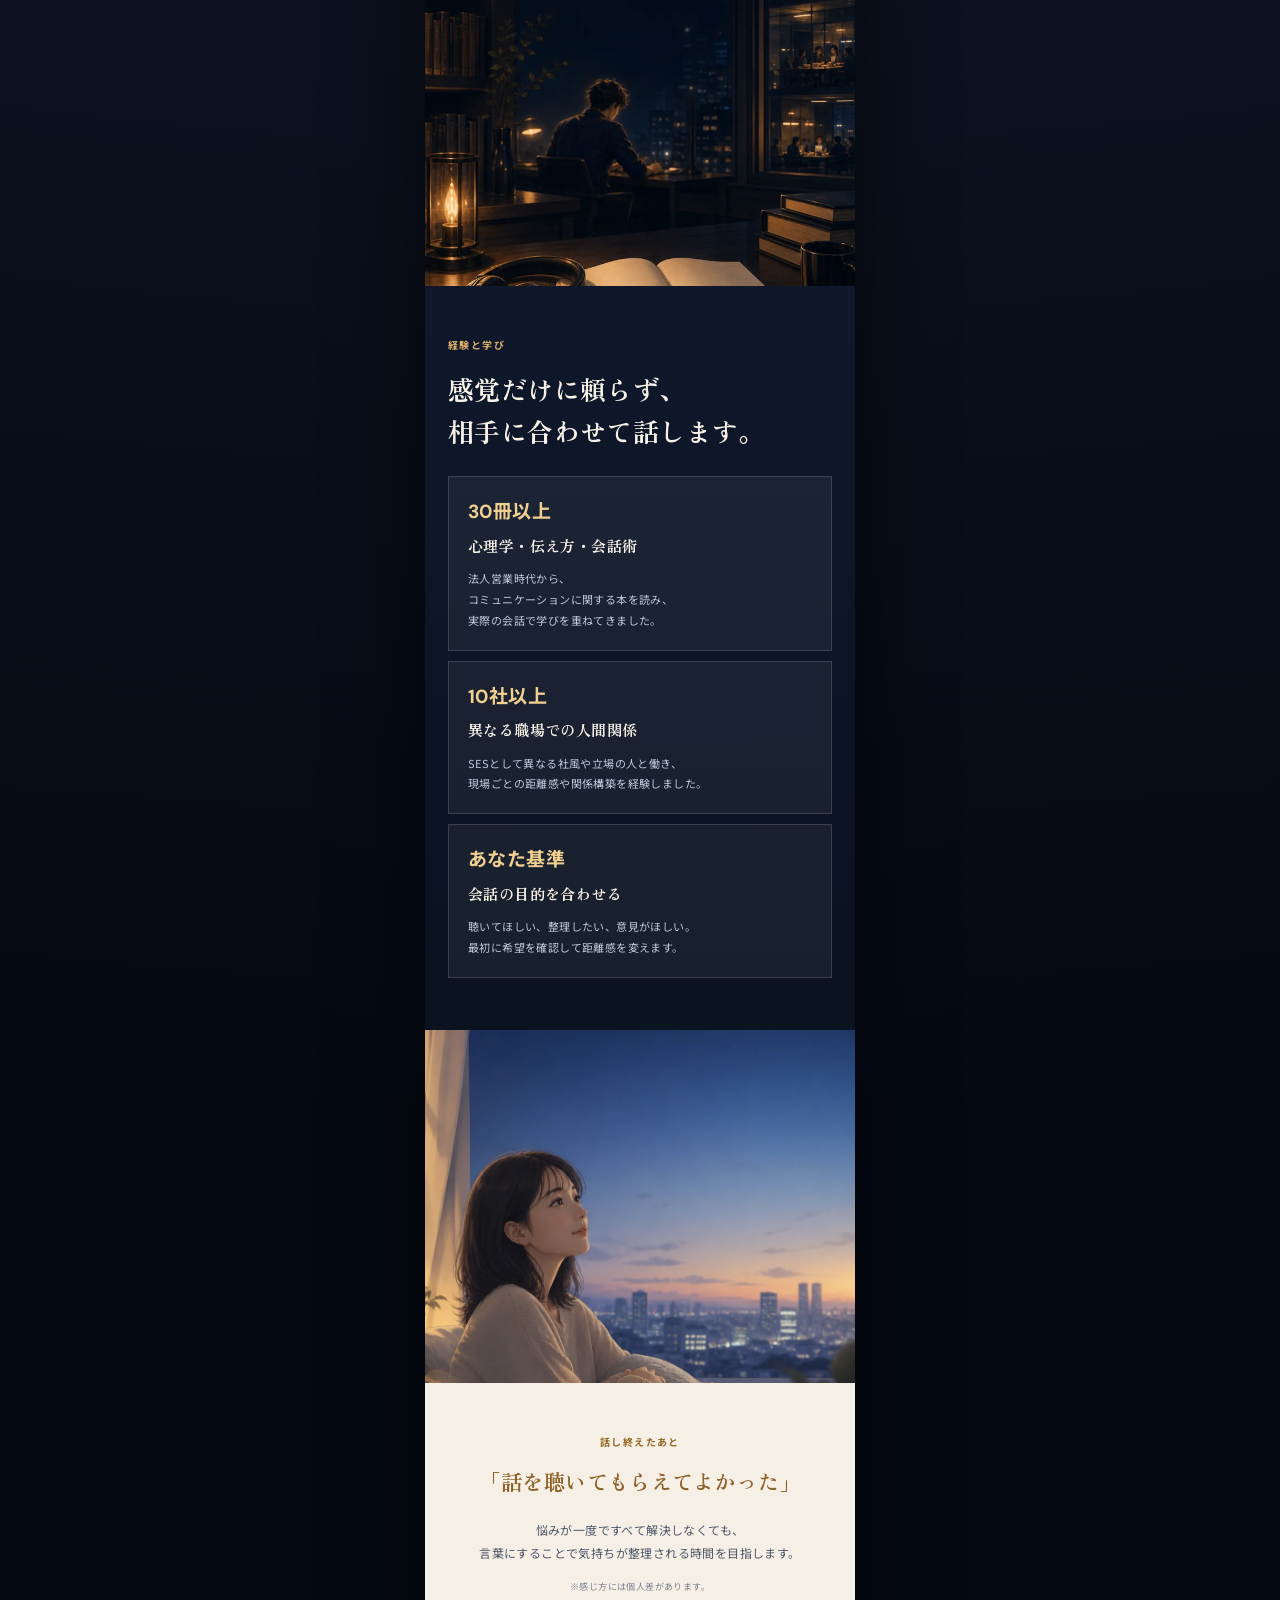
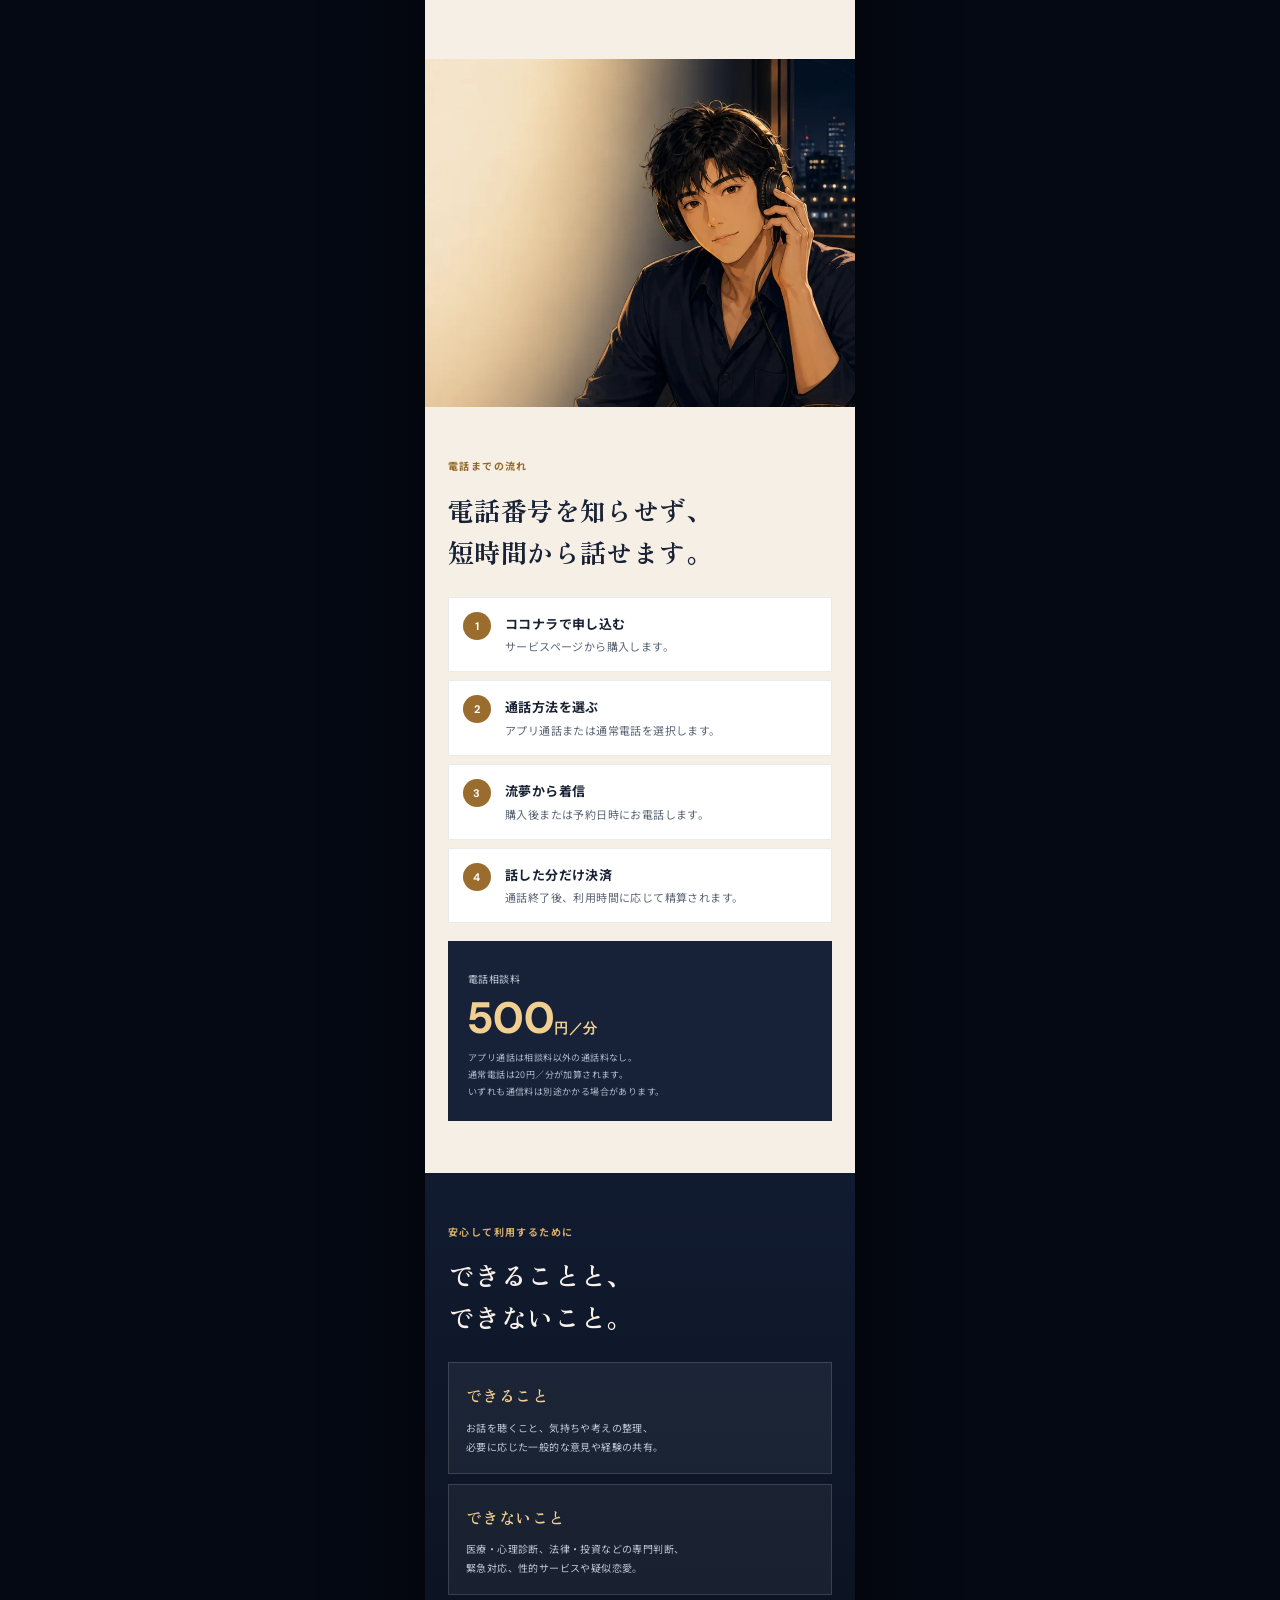
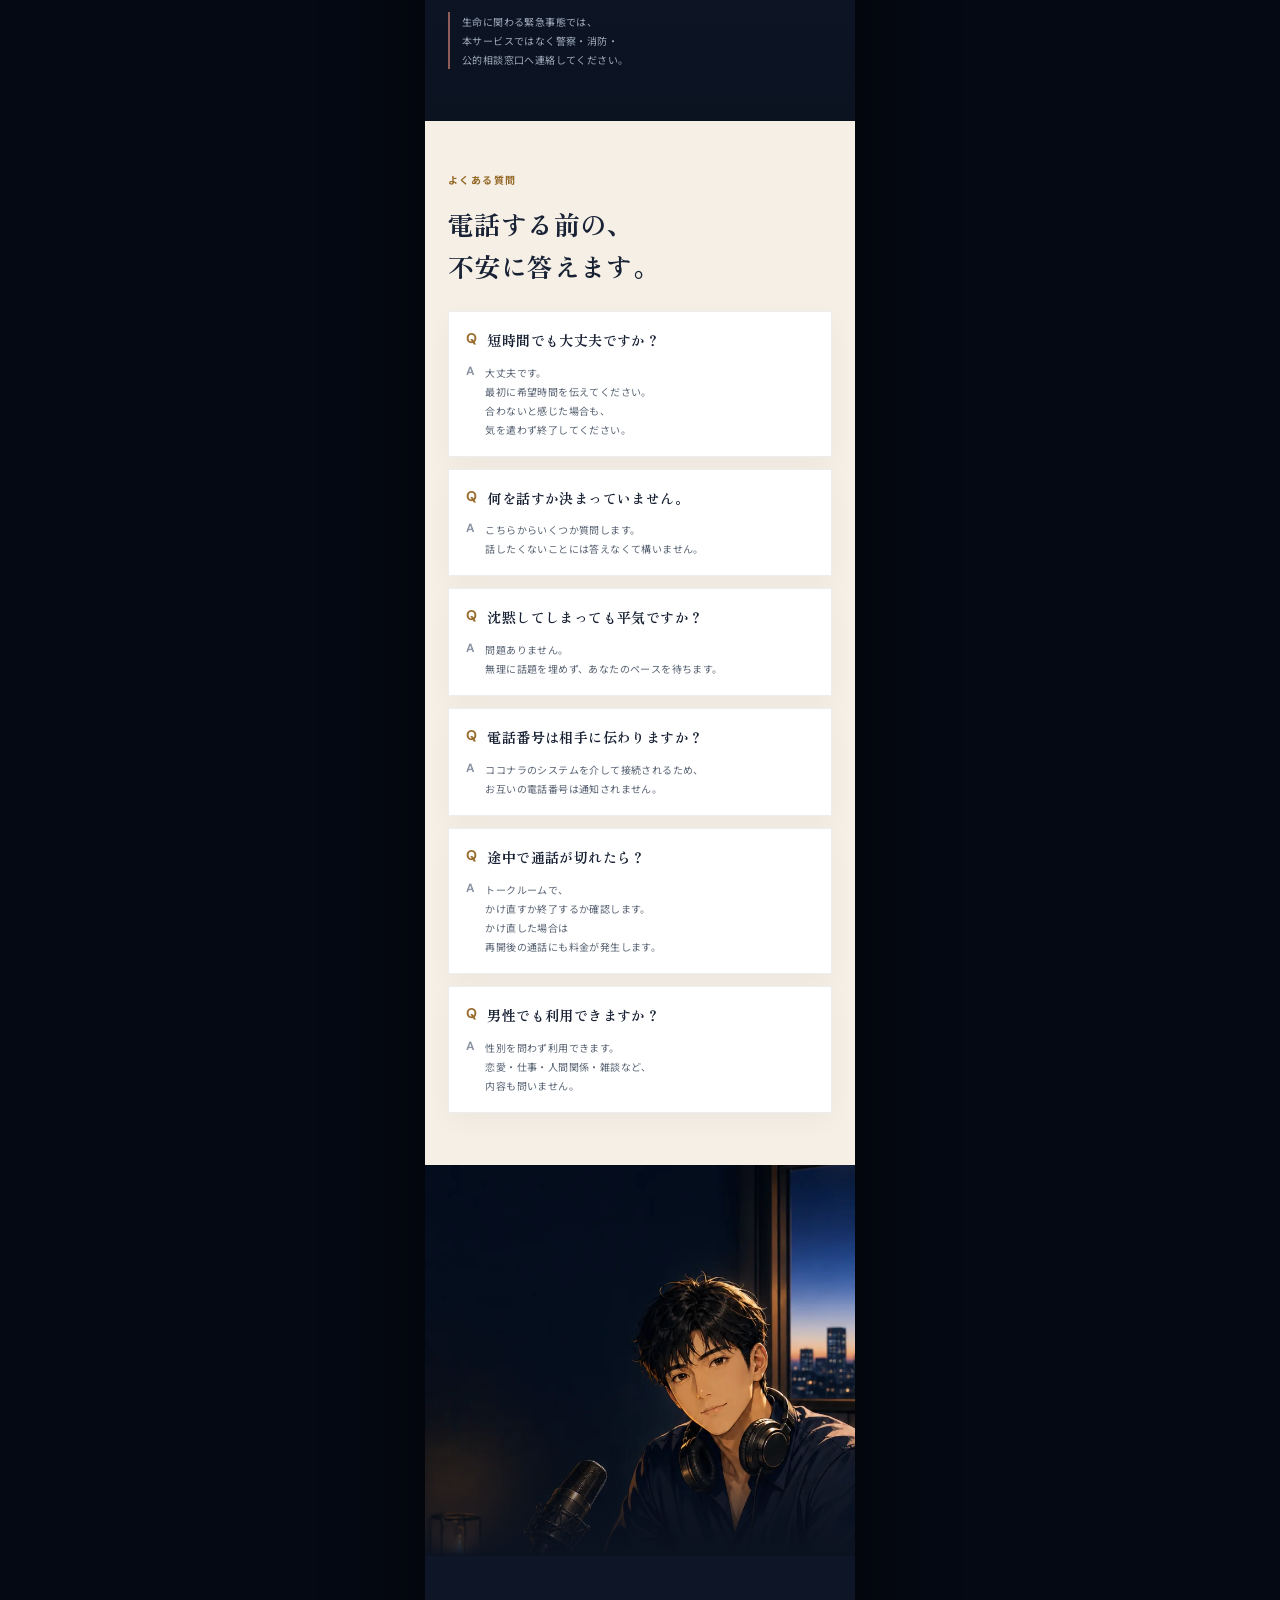
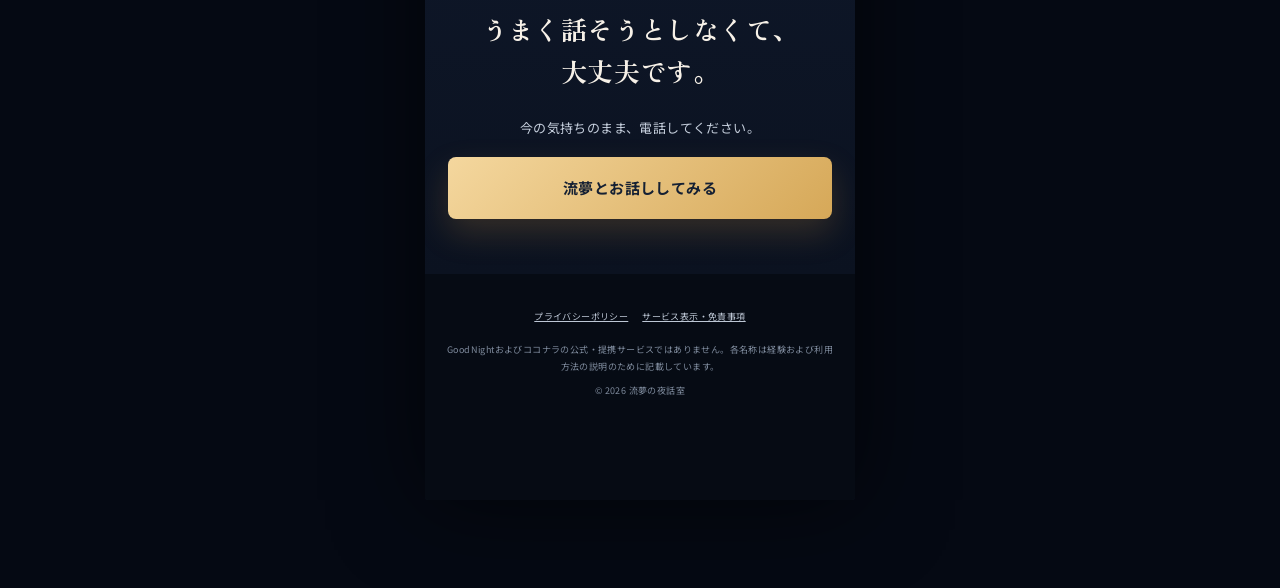
<file: lp-source.html>
<!doctype html>
<html lang="ja">
<head>
  <meta charset="utf-8">
  <meta name="viewport" content="width=device-width,initial-scale=1,viewport-fit=cover">
  <meta name="description" content="恋愛、仕事、人間関係、眠れない夜の雑談まで。8年間で延べ1,000人以上と話してきた流夢が、ココナラの電話相談でお話を伺います。">
  <meta name="theme-color" content="#0b1220">
  <title>流夢の夜話室｜聴いてくれる人がいるって、なんだか安心</title>
  <link rel="icon" href="assets/profile-icon-v2.png" type="image/png">
  <link rel="preconnect" href="https://fonts.googleapis.com">
  <link rel="preconnect" href="https://fonts.gstatic.com" crossorigin>
  <link href="https://fonts.googleapis.com/css2?family=DM+Sans:wght@600;700&amp;family=Noto+Sans+JP:wght@400;500;700&amp;family=Zen+Old+Mincho:wght@600;700&amp;display=swap" rel="stylesheet">
  <link rel="stylesheet" href="style.css">
</head>
<body>
  <div class="page-shell">
    <header class="hero">
      <div class="image-panel hero-image">
        <img src="assets/hero-night-radio.webp" alt="静かな夜の部屋で話を聴く流夢のイラスト" width="780" height="1386">
        <div class="hero-sign"><span>流夢</span><small>るうむ</small></div>
      </div>
      <div class="hero-copy section-pad">
        <h1><span>聴いてくれる人がいるって、</span><em>なんだか安心</em></h1>
        <p class="lead"><span>恋愛も、仕事も、言葉にならない気持ちも。</span><span>答えを急がず、あなたのペースで伺います。</span></p>
        <div class="hero-stats" aria-label="流夢の会話実績">
          <div><strong>8<small>年</small></strong><span>音声アプリ歴</span></div>
          <div><strong>1,000<small>人+</small></strong><span>延べ会話人数</span></div>
          <div><strong>80<small>%超</small></strong><span>マッチ率</span></div>
          <div><strong>50<small>%</small></strong><span>リピート率</span></div>
        </div>
        <p class="metric-note"><span>※GoodNightでの本人自己集計。</span><span>マッチ率・リピート率の定義は、下記に記載しています。</span></p>
        <a class="cta" href="https://coconala.com/services/4327249" target="_blank" rel="nofollow noopener noreferrer">流夢とお話ししてみる</a>
      </div>
    </header>

    <main>
      <section class="empathy section-pad paper-section">
        <div class="image-card empathy-visual">
          <img src="assets/woman-before-call.webp" alt="夜、誰かに話したい気持ちを抱える女性のイメージ" width="941" height="1672" loading="lazy">
          <div class="empathy-overlay"><h2><span>友だちじゃない、</span><span>恋人でもない、</span><span>"だれか"に聴いてほしい</span></h2></div>
        </div>
        <ul class="check-list">
          <li>あの人の言葉を、何度も考えてしまう</li>
          <li>職場では平気なふりができちゃう</li>
          <li>アドバイスより、まず聞いてほしい</li>
          <li>アドバイスもちゃんとしてほしい</li>
        </ul>
        <p class="body-copy"><span>話題が決まっていなくても大丈夫です。</span><span>沈黙しても、ご希望の時間で終了できます。</span></p>
      </section>

      <section class="proof dark-section">
        <div class="image-panel proof-visual"><img src="assets/goodnight-themes-v2.webp" alt="恋愛、仕事、人間関係、雑談の4つの会話テーマが輪でつながるイラスト" width="941" height="1672" loading="lazy"></div>
        <div class="section-pad">
          <h2>こんな声をいただいてます</h2>
          <div class="review-bubbles" aria-label="これまでにいただいた感想">
            <blockquote><span>7分があっという間に感じるくらい、</span><span>話しやすかった！</span></blockquote>
            <blockquote>明日もまた話したいと思った。</blockquote>
            <blockquote><span>恋愛から転職まで幅広い知識と経験があって、</span><span>アドバイスが心に響いた。</span></blockquote>
            <blockquote><span>うまく言葉にできなくても、</span><span>急かさず聴いてくれて安心した。</span></blockquote>
            <blockquote><span>ただの雑談のつもりが、</span><span>話したあとは気持ちが軽くなった。</span></blockquote>
          </div>
          <p class="source-note"><span>※過去にいただいた感想の趣旨を、</span><span>個人が特定されないよう読みやすく整えています。</span></p>
          <div class="goodnight-copy">
            <p><span>GoodNight（電話のマッチングアプリ）は、</span><span>初対面の相手と7分間話したら自動で切れます。</span></p>
            <p><span>その後、制限時間内にお互いがハートを押したときだけ、</span><span>その後も話せる仕組みです。</span></p>
            <p><span>そこで私は8年間にわたり、</span><span>延べ1,000人以上の方との会話を通して、</span><span>だれでも安心して話せる雰囲気作りを徹底してきました。</span></p>
          </div>
          <div class="definition-cards">
            <div><b>マッチ率 80%超</b><span>7分後、双方がハートを押して成立した割合</span></div>
            <div><b>リピート率 50%</b><span>マッチ後、再度通話した方の割合</span></div>
          </div>
          <p class="source-note"><span>※数値はGoodNightの利用履歴をもとにした本人自己集計です。</span><span>ココナラでの販売実績ではありません。</span></p>
          <div class="conversation-callout">
            <p><span>ある人は「今日あった話をただ聴いてほしい」、</span><span>またある人は</span><span>「彼氏とのことでどう接したらいいか教えてほしい」</span><span>と頼っていただけます。</span></p>
            <p><span>もし仮に、あなただったら</span><span>どんなお話をしてみたいですか？</span></p>
          </div>
          <a class="cta cta-proof" href="https://coconala.com/services/4327249" target="_blank" rel="nofollow noopener noreferrer">流夢とお話ししてみる</a>
        </div>
      </section>

      <section class="promise paper-section">
        <div class="image-panel"><img src="assets/room-listening.webp" alt="相手の話に静かに耳を傾ける流夢のイラスト" width="780" height="1386" loading="lazy"></div>
        <div class="section-pad promise-copy">
          <h2><span>あなたが会話の主人公。</span><span>傾聴、意見、アドバイス…。</span><span>あなたの求めるものを提供します。</span></h2>
        </div>
      </section>

      <section class="topics section-pad dark-section">
        <p class="section-label">話せること</p>
        <h2 class="single-line">内容は、決めてこなくて大丈夫。</h2>
        <div class="topic-grid">
          <article><h3>恋愛・パートナー</h3><p>片思い、すれ違い、別れた後の迷い。</p></article>
          <article><h3>仕事・キャリア</h3><p>職場の人間関係、転職、今後への不安。</p></article>
          <article><h3>人間関係</h3><p>友人、家族、距離の取り方、言いにくい本音。</p></article>
          <article><h3>ただの雑談</h3><p>今日あったこと、眠る前の取り留めない話。</p></article>
        </div>
      </section>

      <section class="experience dark-section">
        <div class="image-panel"><img src="assets/experience-books-office.webp" alt="コミュニケーションの学習と10社以上の現場経験を表現した書斎" width="780" height="1386" loading="lazy"></div>
        <div class="section-pad">
          <p class="section-label">経験と学び</p>
          <h2 class="sentence-lines"><span>感覚だけに頼らず、</span><span>相手に合わせて話します。</span></h2>
          <div class="experience-list">
            <article><b>30冊以上</b><h3>心理学・伝え方・会話術</h3><p><span>法人営業時代から、</span><span>コミュニケーションに関する本を読み、</span><span>実際の会話で学びを重ねてきました。</span></p></article>
            <article><b>10社以上</b><h3>異なる職場での人間関係</h3><p><span>SESとして異なる社風や立場の人と働き、</span><span>現場ごとの距離感や関係構築を経験しました。</span></p></article>
            <article><b>あなた基準</b><h3>会話の目的を合わせる</h3><p><span>聴いてほしい、整理したい、意見がほしい。</span><span>最初に希望を確認して距離感を変えます。</span></p></article>
          </div>
        </div>
      </section>

      <section class="after-call paper-section">
        <div class="image-panel"><img src="assets/woman-after-call.webp" alt="会話のあと、静かに一息つく女性のイメージ" width="941" height="1672" loading="lazy"></div>
        <div class="section-pad centered">
          <p class="section-label">話し終えたあと</p>
          <blockquote>「話を聴いてもらえてよかった」</blockquote>
          <p><span>悩みが一度ですべて解決しなくても、</span><span>言葉にすることで気持ちが整理される時間を目指します。</span></p>
          <p class="source-note">※感じ方には個人差があります。</p>
        </div>
      </section>

      <section class="steps paper-section">
        <div class="image-panel"><img src="assets/phone-safe.webp" alt="電話番号を相手に知らせず通話できることを表現したイラスト" width="780" height="1386" loading="lazy"></div>
        <div class="section-pad">
          <p class="section-label">電話までの流れ</p>
          <h2 class="sentence-lines"><span>電話番号を知らせず、</span><span>短時間から話せます。</span></h2>
          <ol class="step-list">
            <li><b>1</b><span><strong>ココナラで申し込む</strong>サービスページから購入します。</span></li>
            <li><b>2</b><span><strong>通話方法を選ぶ</strong>アプリ通話または通常電話を選択します。</span></li>
            <li><b>3</b><span><strong>流夢から着信</strong>購入後または予約日時にお電話します。</span></li>
            <li><b>4</b><span><strong>話した分だけ決済</strong>通話終了後、利用時間に応じて精算されます。</span></li>
          </ol>
          <div class="price-card"><span>電話相談料</span><strong>500<small>円／分</small></strong><p><span>アプリ通話は相談料以外の通話料なし。</span><span>通常電話は20円／分が加算されます。</span><span>いずれも通信料は別途かかる場合があります。</span></p></div>
        </div>
      </section>

      <section class="boundaries section-pad dark-section">
        <p class="section-label">安心して利用するために</p>
        <h2 class="sentence-lines"><span>できることと、</span><span>できないこと。</span></h2>
        <div class="boundary-grid">
          <div><h3>できること</h3><p><span>お話を聴くこと、気持ちや考えの整理、</span><span>必要に応じた一般的な意見や経験の共有。</span></p></div>
          <div><h3>できないこと</h3><p><span>医療・心理診断、法律・投資などの専門判断、</span><span>緊急対応、性的サービスや疑似恋愛。</span></p></div>
        </div>
        <p class="emergency"><span>生命に関わる緊急事態では、</span><span>本サービスではなく警察・消防・</span><span>公的相談窓口へ連絡してください。</span></p>
      </section>

      <section class="faq section-pad paper-section">
        <p class="section-label">よくある質問</p>
        <h2 class="sentence-lines"><span>電話する前の、</span><span>不安に答えます。</span></h2>
        <div class="faq-list">
          <article><h3><span>Q</span>短時間でも大丈夫ですか？</h3><p><span>A</span><span class="answer"><span>大丈夫です。</span><span>最初に希望時間を伝えてください。</span><span>合わないと感じた場合も、</span><span>気を遣わず終了してください。</span></span></p></article>
          <article><h3><span>Q</span>何を話すか決まっていません。</h3><p><span>A</span><span class="answer"><span>こちらからいくつか質問します。</span><span>話したくないことには答えなくて構いません。</span></span></p></article>
          <article><h3><span>Q</span>沈黙してしまっても平気ですか？</h3><p><span>A</span><span class="answer"><span>問題ありません。</span><span>無理に話題を埋めず、あなたのペースを待ちます。</span></span></p></article>
          <article><h3><span>Q</span>電話番号は相手に伝わりますか？</h3><p><span>A</span><span class="answer"><span>ココナラのシステムを介して接続されるため、</span><span>お互いの電話番号は通知されません。</span></span></p></article>
          <article><h3><span>Q</span>途中で通話が切れたら？</h3><p><span>A</span><span class="answer"><span>トークルームで、</span><span>かけ直すか終了するか確認します。</span><span>かけ直した場合は</span><span>再開後の通話にも料金が発生します。</span></span></p></article>
          <article><h3><span>Q</span>男性でも利用できますか？</h3><p><span>A</span><span class="answer"><span>性別を問わず利用できます。</span><span>恋愛・仕事・人間関係・雑談など、</span><span>内容も問いません。</span></span></p></article>
        </div>
      </section>

      <section class="final dark-section">
        <div class="image-panel final-image"><img src="assets/final-call.webp" alt="夜明け前の部屋で穏やかに待つ流夢のイラスト" width="780" height="1386" loading="lazy"></div>
        <div class="section-pad centered">
          <h2 class="sentence-lines"><span>うまく話そうとしなくて、</span><span>大丈夫です。</span></h2>
          <p>今の気持ちのまま、電話してください。</p>
          <a class="cta" href="https://coconala.com/services/4327249" target="_blank" rel="nofollow noopener noreferrer">流夢とお話ししてみる</a>
        </div>
      </section>
    </main>

    <footer>
      <nav><a href="privacy.html">プライバシーポリシー</a><a href="disclosure.html">サービス表示・免責事項</a></nav>
      <p>GoodNightおよびココナラの公式・提携サービスではありません。各名称は経験および利用方法の説明のために記載しています。</p>
      <p>© 2026 流夢の夜話室</p>
    </footer>
  </div>
  <div class="sticky-cta"><a href="https://coconala.com/services/4327249" target="_blank" rel="nofollow noopener noreferrer">流夢とお話ししてみる</a></div>
</body>
</html>
</file>
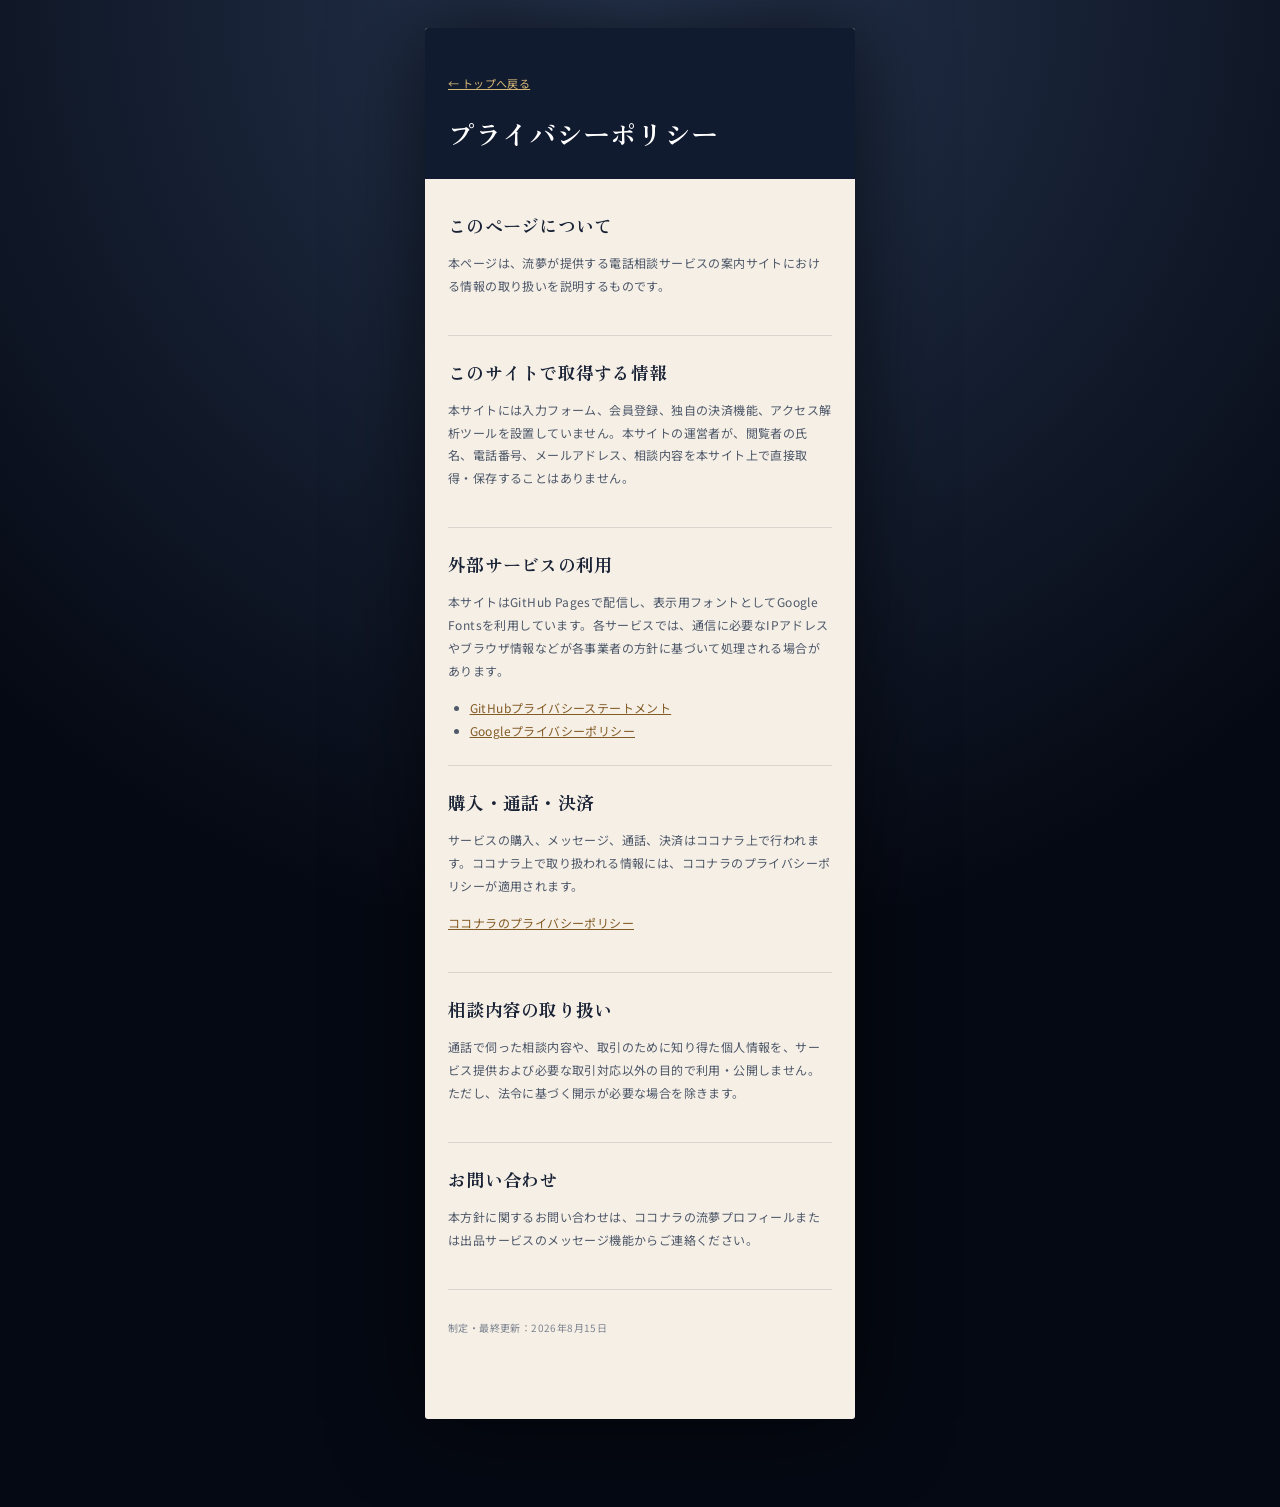
<file: privacy.html>
<!doctype html>
<html lang="ja">
<head>
  <meta charset="utf-8">
  <meta name="viewport" content="width=device-width,initial-scale=1">
  <meta name="theme-color" content="#111b30">
  <title>プライバシーポリシー｜流夢の夜話室</title>
  <link rel="icon" href="assets/profile-icon-v2.png" type="image/png">
  <link rel="preconnect" href="https://fonts.googleapis.com">
  <link rel="preconnect" href="https://fonts.gstatic.com" crossorigin>
  <link href="https://fonts.googleapis.com/css2?family=Noto+Sans+JP:wght@400;500;700&amp;family=Zen+Old+Mincho:wght@600;700&amp;display=swap" rel="stylesheet">
  <link rel="stylesheet" href="style.css">
</head>
<body>
  <div class="page-shell legal-page">
    <header class="legal-header"><a href="index.html">← トップへ戻る</a><h1>プライバシーポリシー</h1></header>
    <main class="legal-content">
      <section><h2>このページについて</h2><p>本ページは、流夢が提供する電話相談サービスの案内サイトにおける情報の取り扱いを説明するものです。</p></section>
      <section><h2>このサイトで取得する情報</h2><p>本サイトには入力フォーム、会員登録、独自の決済機能、アクセス解析ツールを設置していません。本サイトの運営者が、閲覧者の氏名、電話番号、メールアドレス、相談内容を本サイト上で直接取得・保存することはありません。</p></section>
      <section><h2>外部サービスの利用</h2><p>本サイトはGitHub Pagesで配信し、表示用フォントとしてGoogle Fontsを利用しています。各サービスでは、通信に必要なIPアドレスやブラウザ情報などが各事業者の方針に基づいて処理される場合があります。</p><ul><li><a href="https://docs.github.com/ja/site-policy/privacy-policies/github-general-privacy-statement">GitHubプライバシーステートメント</a></li><li><a href="https://policies.google.com/privacy?hl=ja">Googleプライバシーポリシー</a></li></ul></section>
      <section><h2>購入・通話・決済</h2><p>サービスの購入、メッセージ、通話、決済はココナラ上で行われます。ココナラ上で取り扱われる情報には、ココナラのプライバシーポリシーが適用されます。</p><p><a href="https://coconala.com/pages/privacy">ココナラのプライバシーポリシー</a></p></section>
      <section><h2>相談内容の取り扱い</h2><p>通話で伺った相談内容や、取引のために知り得た個人情報を、サービス提供および必要な取引対応以外の目的で利用・公開しません。ただし、法令に基づく開示が必要な場合を除きます。</p></section>
      <section><h2>お問い合わせ</h2><p>本方針に関するお問い合わせは、ココナラの流夢プロフィールまたは出品サービスのメッセージ機能からご連絡ください。</p></section>
      <p class="legal-date">制定・最終更新：2026年8月15日</p>
    </main>
  </div>
</body>
</html>
</file>
<file: style.css>
:root{--night:#0b1220;--deep:#111b30;--ink:#f7f1e8;--muted:#bac6da;--gold:#d9ae68;--gold-light:#f1cf91;--paper:#f5efe6;--paper-ink:#192235;--paper-muted:#5e6879;--line:rgba(247,241,232,.15);--shadow:0 18px 48px rgba(3,8,18,.28)}
*{box-sizing:border-box;margin:0;padding:0}
html{scroll-behavior:smooth;background:#050913}
body{font-family:"Noto Sans JP",sans-serif;color:var(--ink);line-height:1.9;letter-spacing:.025em;background:radial-gradient(circle at 50% 0,#263550 0,#050913 58%);padding-bottom:72px}
img{display:block;max-width:100%}
.page-shell{width:min(100%,430px);margin:auto;overflow:hidden;background:var(--night);box-shadow:0 0 90px rgba(0,0,0,.62)}
.section-pad{padding:52px 23px}.dark-section{background:linear-gradient(180deg,#111b30 0%,#0b1220 100%)}.paper-section{background:var(--paper);color:var(--paper-ink)}
.image-panel{position:relative;width:100%;height:0;padding-top:84%;overflow:hidden;background:#101a2d}.image-panel img{position:absolute;inset:0;width:100%;height:100%;object-fit:cover}
.image-card{position:relative;height:430px;margin:0 -3px 30px;border-radius:22px;overflow:hidden;box-shadow:var(--shadow);background:#122037}.image-card img{width:100%;height:100%;object-fit:cover;object-position:center 53%}
.hero-image{padding-top:92%}.hero-image img{object-position:center 64%}.hero-image:after,.final-image:after{content:"";position:absolute;inset:auto 0 0;height:26%;background:linear-gradient(transparent,var(--night))}
.hero-sign{position:absolute;left:22px;bottom:18px;z-index:2;display:flex;align-items:baseline;gap:10px}.hero-sign span{font:700 27px "Zen Old Mincho",serif}.hero-sign small{font:700 11px "Noto Sans JP",sans-serif;letter-spacing:.12em;color:var(--gold-light)}
.hero-copy{padding-top:38px;background:var(--night)}
.section-label{font:700 10px/1.45 "Noto Sans JP",sans-serif;letter-spacing:.14em;color:#956927;margin-bottom:15px}.dark-section .section-label{color:var(--gold)}
h1,h2,h3{font-family:"Zen Old Mincho",serif;font-weight:700;text-wrap:pretty}h1{font-size:26px;line-height:1.62;letter-spacing:0}h1 span,h1 em{display:block}h1 span{white-space:nowrap}h1 em{font-size:31px;font-style:normal;color:var(--gold-light);background:linear-gradient(transparent 74%,rgba(217,174,104,.17) 0);width:max-content;max-width:100%}h2{font-size:26px;line-height:1.62;letter-spacing:.015em;margin-bottom:24px}.sentence-lines span{display:block;white-space:nowrap}
p{margin-bottom:1.25em}.lead{font-size:13px;color:#d5dce8;margin:19px 0 25px}.lead span,.body-copy span,.promise-copy h2 span{display:block}.body-copy{font-size:13px;color:var(--paper-muted)}
.hero-stats{display:grid;grid-template-columns:1fr 1fr;border:1px solid rgba(217,174,104,.28);margin:22px 0 10px;background:linear-gradient(145deg,rgba(37,50,75,.8),rgba(12,20,35,.88))}.hero-stats div{padding:15px 9px;text-align:center}.hero-stats div:nth-child(odd){border-right:1px solid rgba(217,174,104,.22)}.hero-stats div:nth-child(-n+2){border-bottom:1px solid rgba(217,174,104,.22)}.hero-stats strong{display:block;font:700 29px/1 "DM Sans",sans-serif;color:var(--gold-light);letter-spacing:-.04em}.hero-stats strong small{font-size:12px;margin-left:2px}.hero-stats span{display:block;margin-top:7px;font-size:9px;color:#c6cfde}
.metric-note,.source-note{font-size:9px;line-height:1.8}.metric-note{color:#8f9bae;margin:0 0 18px}.metric-note span,.source-note span{display:block}.source-note{color:#98a5b8}.paper-section .source-note{color:#7c8490}
.cta{position:relative;display:block;padding:17px 16px 16px;border-radius:8px;text-align:center;text-decoration:none;color:#152033;background:linear-gradient(135deg,#f4d79e,#d6a858);font-size:15px;font-weight:700;box-shadow:0 14px 32px rgba(194,143,63,.22)}
.empathy{padding-top:34px}.empathy-visual:after{content:"";position:absolute;inset:0;background:linear-gradient(180deg,rgba(7,11,19,.88) 0%,rgba(7,11,19,.52) 33%,transparent 62%);pointer-events:none}.empathy-overlay{position:absolute;z-index:2;left:24px;right:20px;top:26px;color:#fff}.empathy-overlay h2{font-size:25px;line-height:1.6;margin:0}.empathy-overlay h2 span{display:block}.empathy-overlay h2 span:last-child{color:var(--gold-light)}
.check-list{list-style:none;border-top:1px solid rgba(25,34,53,.15);margin-bottom:25px}.check-list li{position:relative;padding:14px 4px 14px 25px;border-bottom:1px solid rgba(25,34,53,.15);font-size:13px;font-weight:500}.check-list li:before{content:"・";position:absolute;left:3px;color:#9a6c2e;font-weight:700}
.proof-visual{padding-top:100%}.proof-visual img{object-position:center 58%}.proof .section-pad>h2{margin-bottom:21px}.review-bubbles{display:grid;gap:11px;margin-bottom:15px}.review-bubbles blockquote{position:relative;padding:15px 17px;border-radius:14px 14px 14px 3px;background:#f7f0e6;color:#243049;font:700 12px/1.75 "Zen Old Mincho",serif;box-shadow:0 9px 22px rgba(0,0,0,.18)}.review-bubbles blockquote span{display:block;white-space:nowrap}.review-bubbles blockquote:nth-child(even){margin-left:25px;border-radius:14px 14px 3px 14px;background:#e7d2ad}.review-bubbles blockquote:nth-child(odd){margin-right:16px}.review-bubbles blockquote:after{content:"";position:absolute;left:0;bottom:-7px;border-width:8px 9px 0 0;border-style:solid;border-color:#f7f0e6 transparent transparent transparent}.review-bubbles blockquote:nth-child(even):after{left:auto;right:0;border-width:8px 0 0 9px;border-color:#e7d2ad transparent transparent transparent}
.goodnight-copy{margin:30px 0 22px;padding:21px 18px;background:rgba(255,255,255,.055);border:1px solid var(--line)}.goodnight-copy p{font-size:11px;line-height:1.9;color:#d2d9e5}.goodnight-copy p span{display:block;white-space:nowrap}.goodnight-copy p:last-child{margin-bottom:0}.definition-cards{display:grid;gap:9px;margin:0 0 17px}.definition-cards div{padding:16px;border-left:2px solid var(--gold);background:rgba(255,255,255,.055)}.definition-cards b{display:block;color:var(--gold-light);font:700 17px "DM Sans","Noto Sans JP",sans-serif}.definition-cards span{display:block;margin-top:5px;font-size:10px;color:#bcc7d8}.conversation-callout{position:relative;margin-top:25px;padding:22px 18px 18px;border-radius:13px 13px 13px 3px;color:#253049;background:#f5ead8}.conversation-callout:before{content:"";position:absolute;left:0;bottom:-9px;border-width:10px 11px 0 0;border-style:solid;border-color:#f5ead8 transparent transparent transparent}.conversation-callout p{font-size:11px;line-height:1.9}.conversation-callout p span{display:block;white-space:nowrap}.conversation-callout p:last-child{font:700 15px/1.8 "Zen Old Mincho",serif;color:#815921;margin-bottom:0}.cta-proof{margin-top:28px}
.promise .image-panel{padding-top:83%}.promise .image-panel img{object-position:center 58%}.promise-copy h2{font-size:21px;margin:0}.promise-copy h2 span{white-space:nowrap}.promise-copy h2 span+span{margin-top:7px}.promise-copy h2 span:last-child{color:#8f6328}
.single-line{white-space:nowrap;font-size:21px;letter-spacing:-.025em}.topic-grid{display:grid;grid-template-columns:1fr 1fr;gap:9px}.topic-grid article{min-height:158px;padding:18px 14px;background:linear-gradient(145deg,#1d2a43,#121d32);border:1px solid var(--line)}.topic-grid h3{font-size:15px;line-height:1.55;margin:0 0 10px}.topic-grid p{font-size:10px;line-height:1.8;color:#b6c1d2;margin:0}.cta-secondary{margin-top:25px}
.experience .image-panel{padding-top:76%}.experience .image-panel img{object-position:center 69%}.experience-list{display:grid;gap:10px}.experience-list article{padding:19px;background:rgba(255,255,255,.055);border:1px solid var(--line)}.experience-list b{font:700 19px "DM Sans","Noto Sans JP",sans-serif;color:var(--gold-light)}.experience-list h3{font-size:15px;margin:5px 0 8px}.experience-list p{font-size:11px;color:#bec9d9;margin:0}.experience-list p span{display:block;white-space:nowrap}
.after-call .image-panel{padding-top:82%}.after-call .image-panel img{object-position:center 64%}.centered{text-align:center}.after-call blockquote{font:700 21px/1.65 "Zen Old Mincho",serif;color:#8e632a;margin:0 0 20px;white-space:nowrap}.after-call .section-pad>p:not(.section-label):not(.source-note){font-size:12px;color:#4e5869}.after-call .section-pad>p span{display:block;white-space:nowrap}
.steps .image-panel{padding-top:81%}.steps .image-panel img{object-position:center 63%}.step-list{list-style:none;display:grid;gap:8px}.step-list li{display:grid;grid-template-columns:32px 1fr;gap:10px;padding:14px;background:#fff;border:1px solid rgba(25,34,53,.09)}.step-list li>b{display:grid;place-items:center;width:28px;height:28px;border-radius:50%;font:700 11px "DM Sans";color:#fff;background:#9a6c2e}.step-list span{font-size:11px;color:#5a6576}.step-list strong{display:block;font-size:13px;color:var(--paper-ink)}
.price-card{margin-top:18px;padding:20px;color:#fff;background:#172238}.price-card>span{font-size:10px;color:#c4cedc}.price-card strong{display:block;font:700 44px/1.2 "DM Sans";color:var(--gold-light)}.price-card small{font-size:14px}.price-card p{font-size:9px;color:#adb9ca;margin:5px 0 0}.price-card p span{display:block;white-space:nowrap}
.boundary-grid{display:grid;gap:10px}.boundary-grid div{padding:17px;background:rgba(255,255,255,.055);border:1px solid var(--line)}.boundary-grid h3{font-size:16px;color:var(--gold-light);margin-bottom:7px}.boundary-grid p{font-size:10px;color:#bec8d7;margin:0}.boundary-grid p span,.emergency span{display:block;white-space:nowrap}.emergency{font-size:10px;color:#9eabba;margin:17px 0 0;padding-left:12px;border-left:2px solid #8e5d57}
.faq-list{display:grid;gap:12px}.faq-list article{padding:17px;background:#fff;border:1px solid rgba(25,34,53,.08);box-shadow:0 8px 24px rgba(37,33,27,.04)}.faq-list h3{display:flex;gap:10px;font-size:14px;line-height:1.7}.faq-list h3 span{font:700 14px "DM Sans";color:#9a6c2e}.faq-list p{display:flex;gap:10px;margin:10px 0 0;font-size:10px;color:#596474}.faq-list p>span:first-child{font:700 12px "DM Sans";color:#8b95a4}.faq-list .answer{display:block;color:inherit;font:inherit}.faq-list .answer span{display:block;white-space:nowrap}
.final-image{padding-top:91%}.final-image img{object-position:center 62%}.final .section-pad{padding-bottom:55px}.final .section-pad>p{font-size:13px;color:#c5cedc}
footer{padding:34px 22px 94px;background:#060b14;text-align:center;color:#7f8b9d;font-size:9px}footer nav{margin-bottom:16px}footer a{color:#bdc7d5;margin:0 7px}footer p{margin:7px 0}
.sticky-cta{position:fixed;z-index:20;left:0;right:0;bottom:0;padding:8px max(10px,env(safe-area-inset-right)) calc(8px + env(safe-area-inset-bottom)) max(10px,env(safe-area-inset-left));background:rgba(5,9,19,.91);backdrop-filter:blur(12px);border-top:1px solid rgba(255,255,255,.09)}.sticky-cta a{display:block;width:min(100%,410px);margin:auto;padding:13px;border-radius:7px;text-align:center;text-decoration:none;color:#172033;background:linear-gradient(135deg,#f4d79e,#d6a858);font-size:14px;font-weight:700}
.render-flats .cta,.render-flats .sticky-cta{display:none!important}
.flat-page{position:relative;isolation:isolate;min-height:100vh;overflow-x:hidden;padding-bottom:72px;background:radial-gradient(circle at 50% 10%,rgba(218,174,104,.1),transparent 24rem),radial-gradient(circle at 84% 76%,rgba(64,91,137,.2),transparent 34rem),linear-gradient(145deg,#040812 0%,#101a2e 48%,#050913 100%);background-attachment:fixed}.flat-page:before,.flat-page:after{content:"";position:fixed;pointer-events:none;z-index:0}.flat-page:before{inset:-260px -18vw 0;opacity:.62;background-image:radial-gradient(ellipse 66% 48px at 50% 0,transparent 93%,rgba(236,200,133,.068) 95%,transparent 97%),radial-gradient(ellipse 78% 56px at 50% 0,transparent 94%,rgba(174,196,232,.042) 96%,transparent 98%);background-position:0 0,0 130px;background-size:100% 260px;animation:wave-flow 18s linear infinite}.flat-page:after{inset:-520px 0 0;opacity:.12;background-image:radial-gradient(circle at 9% 12%,rgba(239,207,145,.62) 0 1px,transparent 1.6px),radial-gradient(circle at 74% 29%,rgba(151,181,229,.48) 0 1px,transparent 1.7px),radial-gradient(circle at 31% 57%,rgba(239,207,145,.44) 0 1.2px,transparent 1.8px),radial-gradient(circle at 91% 78%,rgba(151,181,229,.42) 0 1px,transparent 1.6px),radial-gradient(circle at 58% 91%,rgba(239,207,145,.38) 0 .9px,transparent 1.5px);background-size:420px 520px;-webkit-mask-image:linear-gradient(to bottom,transparent 0,#000 12%,#000 88%,transparent 100%);mask-image:linear-gradient(to bottom,transparent 0,#000 12%,#000 88%,transparent 100%);animation:light-fall 20s linear infinite}.flat-page .page-shell{position:relative;z-index:1;background:#0b1220;box-shadow:0 0 0 1px rgba(226,183,109,.08),0 0 90px rgba(0,0,0,.68),0 0 120px rgba(69,96,145,.12)}.flat-slice{display:block;width:100%;height:auto}.flat-cta{padding:24px 23px 34px;background:#0b1220}.flat-cta.proof-cta{padding-top:22px;background:linear-gradient(180deg,#0b1220 0%,#111b30 100%)}.flat-cta.final-cta{padding-top:0;padding-bottom:46px}.flat-page footer{padding-top:30px}.flat-page .cta,.flat-page .sticky-cta a{position:relative;isolation:isolate;overflow:hidden;animation:cta-breathe 4.8s ease-in-out infinite}.flat-page .sticky-cta a{animation-delay:-2.4s}.flat-page .cta:before,.flat-page .sticky-cta a:before{content:"";position:absolute;z-index:-1;top:-70%;bottom:-70%;left:-24%;width:16%;pointer-events:none;background:linear-gradient(90deg,transparent,rgba(255,247,222,.58),transparent);filter:blur(1px);transform:translateX(-260%) rotate(12deg);animation:cta-sheen 6.2s ease-in-out infinite}.flat-page .sticky-cta a:before{animation-delay:-3.1s}.flat-page .cta:active,.flat-page .sticky-cta a:active{animation:none;transform:scale(.985)}.flat-page .cta:focus-visible,.flat-page .sticky-cta a:focus-visible{outline:2px solid #fff1cf;outline-offset:3px}
@keyframes wave-flow{from{transform:translate3d(0,-260px,0)}to{transform:translate3d(0,0,0)}}
@keyframes light-fall{from{transform:translate3d(0,-520px,0)}to{transform:translate3d(0,0,0)}}
@keyframes cta-breathe{0%,100%{transform:translateY(3px);box-shadow:0 11px 26px rgba(194,143,63,.2)}50%{transform:translateY(-7px);box-shadow:0 21px 42px rgba(218,174,104,.38)}}
@keyframes cta-sheen{0%,62%{transform:translateX(-260%) rotate(12deg);opacity:0}68%{opacity:.72}84%,100%{transform:translateX(760%) rotate(12deg);opacity:0}}
@media(prefers-reduced-motion:reduce){.flat-page:before,.flat-page:after,.flat-page .cta,.flat-page .sticky-cta a,.flat-page .cta:before,.flat-page .sticky-cta a:before{animation:none!important}}
.legal-page{min-height:100vh;background:var(--paper);color:var(--paper-ink)}.legal-header{padding:38px 23px 24px;background:#111b30;color:#fff}.legal-header a{color:#d8b978;font-size:11px}.legal-header h1{font:700 27px/1.5 "Zen Old Mincho",serif;margin-top:18px}.legal-content{padding:32px 23px 70px}.legal-content section{padding:22px 0;border-bottom:1px solid rgba(25,34,53,.13)}.legal-content section:first-child{padding-top:0}.legal-content h2{font-size:18px;margin-bottom:12px}.legal-content p,.legal-content li{font-size:12px;line-height:1.9;color:#4f596a}.legal-content ul{padding-left:1.35em}.legal-content a{color:#835b25}.legal-date{font-size:10px!important;color:#7d8490!important;margin-top:28px}
@media(min-width:700px){body{padding-top:28px;padding-bottom:88px}.page-shell{border-radius:3px}.cta,.sticky-cta a{transition:filter .2s ease,transform .2s ease}.cta:hover,.sticky-cta a:hover{filter:brightness(1.05);transform:translateY(-1px)}}
@media(max-width:359px){.section-pad{padding-left:18px;padding-right:18px}h1{font-size:23px}h1 em{font-size:28px}h2{font-size:24px}.single-line{font-size:19px}.promise-copy h2{font-size:18px}.hero-stats strong{font-size:26px}.empathy-overlay{left:19px;top:22px}.empathy-overlay h2{font-size:22px}.goodnight-copy p{font-size:10px}}
</file>
